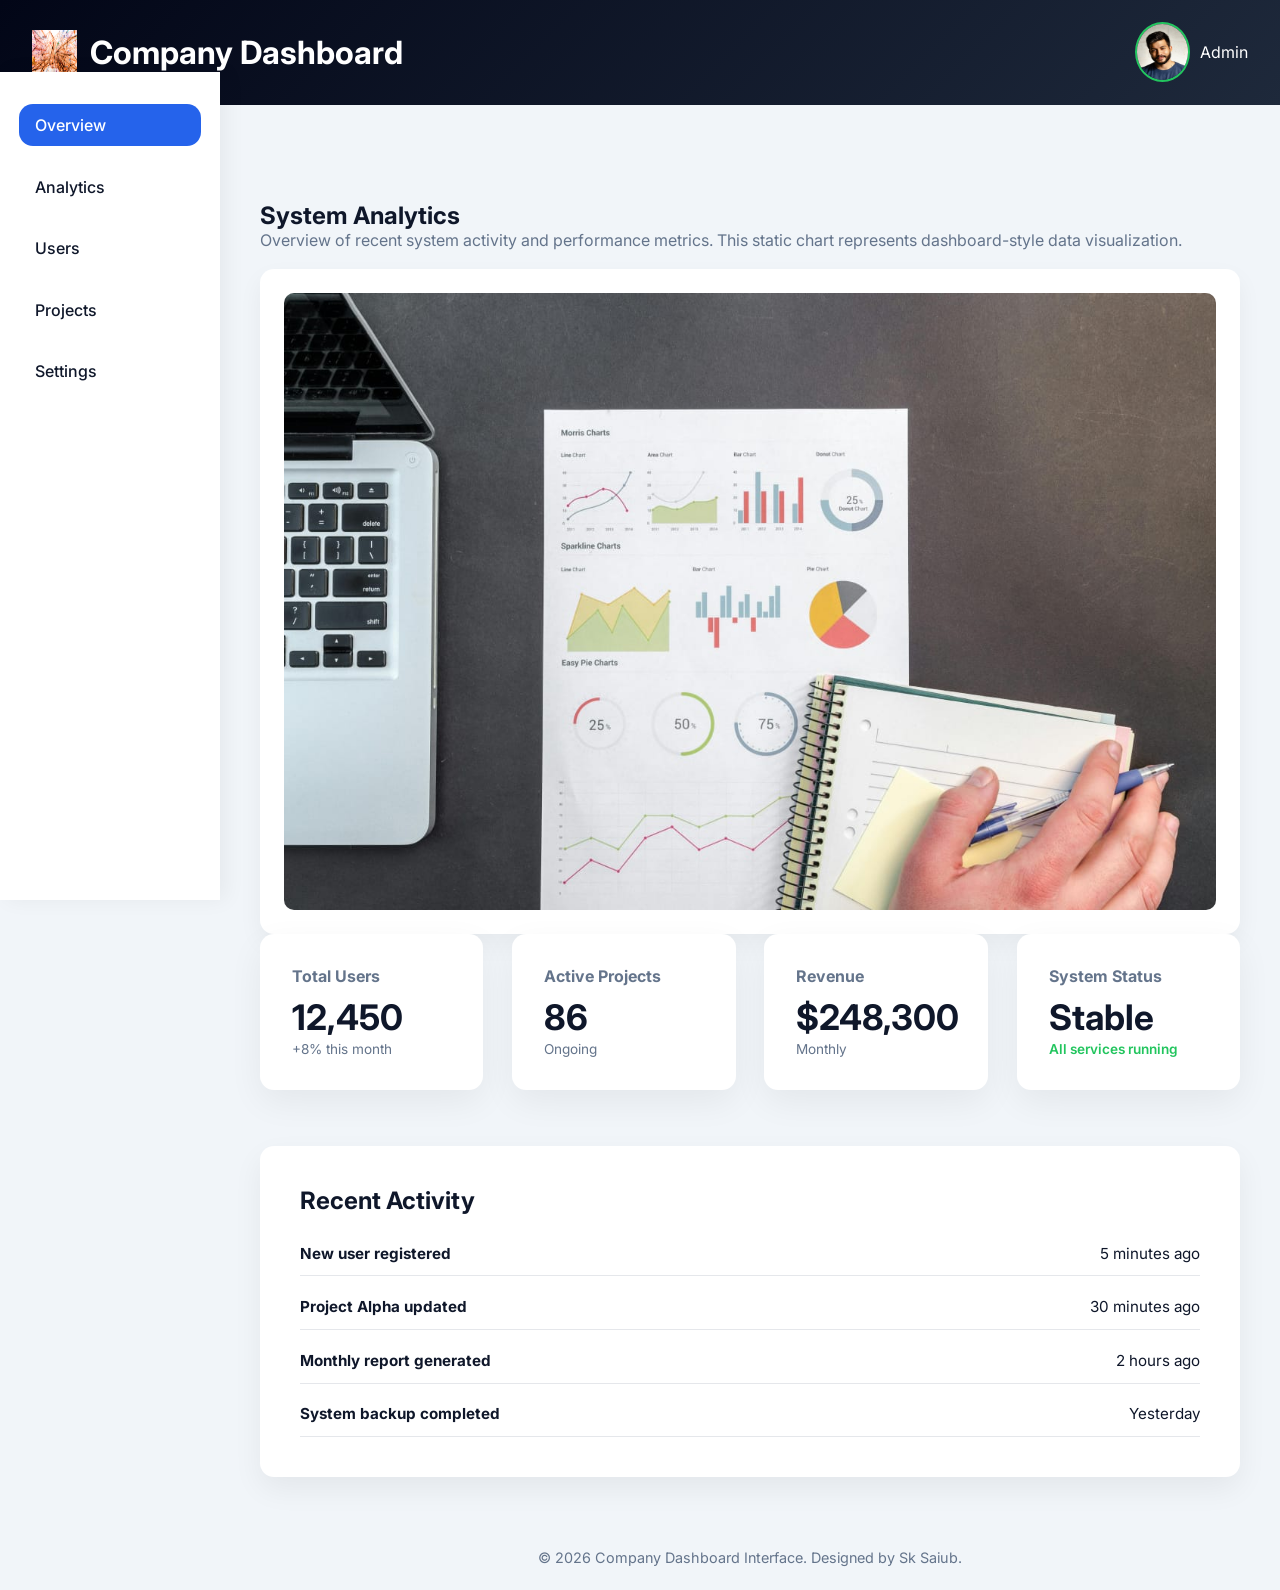
<file: admin-dashboard/index.html>
<!DOCTYPE html>
<html lang="en">
<head>
    <meta charset="UTF-8">
    <meta name="description" content="Modern Company Dashboard UI by Sk Saiub – Admin overview interface built with HTML, CSS, and JavaScript.">
    <meta name="keywords" content="Dashboard UI, Admin Panel, HTML, CSS, JavaScript, Web Application">
    <meta name="author" content="Sk Saiub">
    <meta name="viewport" content="width=device-width, initial-scale=1.0">

    <title>Company Dashboard | Sk Saiub</title>

    <!-- External CSS -->
    <link rel="stylesheet" href="css/style.css">

    <!-- Google Font -->
    <link href="https://fonts.googleapis.com/css2?family=Inter:wght@300;400;600;700&display=swap" rel="stylesheet">
</head>
<body>

<!-- ================= HEADER ================= -->
<header class="dashboard-header">
    <div class="header-left">
        <img src="assets/icons/dashboard.jpg" alt="Dashboard Icon"style="width: 45px;height: 45px;">
        <h1>Company Dashboard</h1>
    </div>

    <div class="header-right">
        <img src="assets/images/admin-avatar.jpg" style="width: 55px;height: 60px;" alt="Admin Profile">
        <span>Admin</span>
    </div>
</header>

<!-- ================= SIDEBAR ================= -->
<aside class="sidebar">
    <nav>
        <ul>
            <li class="active">Overview</li>
            <li>Analytics</li>
            <li>Users</li>
            <li>Projects</li>
            <li>Settings</li>
        </ul>
    </nav>
</aside>

<!-- ================= MAIN ================= -->
<main class="dashboard-main">

    <section class="dashboard-chart">
    <h2>System Analytics</h2>

    <p class="chart-description">
        Overview of recent system activity and performance metrics.
        This static chart represents dashboard-style data visualization.
    </p>

    <div class="chart-container">
        <img src="assets/charts/sample-chart.jpg" 
             alt="Sample analytics chart showing system performance">
    </div>
</section>
    <!-- ===== OVERVIEW CARDS ===== -->
    <section class="stats-section">
        <div class="stat-card">
            <h3>Total Users</h3>
            <p class="stat-number">12,450</p>
            <span class="stat-info">+8% this month</span>
        </div>

        <div class="stat-card">
            <h3>Active Projects</h3>
            <p class="stat-number">86</p>
            <span class="stat-info">Ongoing</span>
        </div>

        <div class="stat-card">
            <h3>Revenue</h3>
            <p class="stat-number">$248,300</p>
            <span class="stat-info">Monthly</span>
        </div>

        <div class="stat-card">
            <h3>System Status</h3>
            <p class="stat-number">Stable</p>
            <span class="stat-info success">All services running</span>
        </div>
    </section>

    <!-- ===== ACTIVITY SECTION ===== -->
    <section class="activity-section">
        <h2>Recent Activity</h2>

        <ul class="activity-list">
            <li>
                <strong>New user registered</strong>
                <span>5 minutes ago</span>
            </li>
            <li>
                <strong>Project Alpha updated</strong>
                <span>30 minutes ago</span>
            </li>
            <li>
                <strong>Monthly report generated</strong>
                <span>2 hours ago</span>
            </li>
            <li>
                <strong>System backup completed</strong>
                <span>Yesterday</span>
            </li>
        </ul>
    </section>

</main>

<!-- ================= FOOTER ================= -->
<footer>
    <p>Company Dashboard Interface. Designed by Sk Saiub.</p>
</footer>

<!-- External JS -->
<script src="js/script.js"></script>

</body>
</html>
</file>
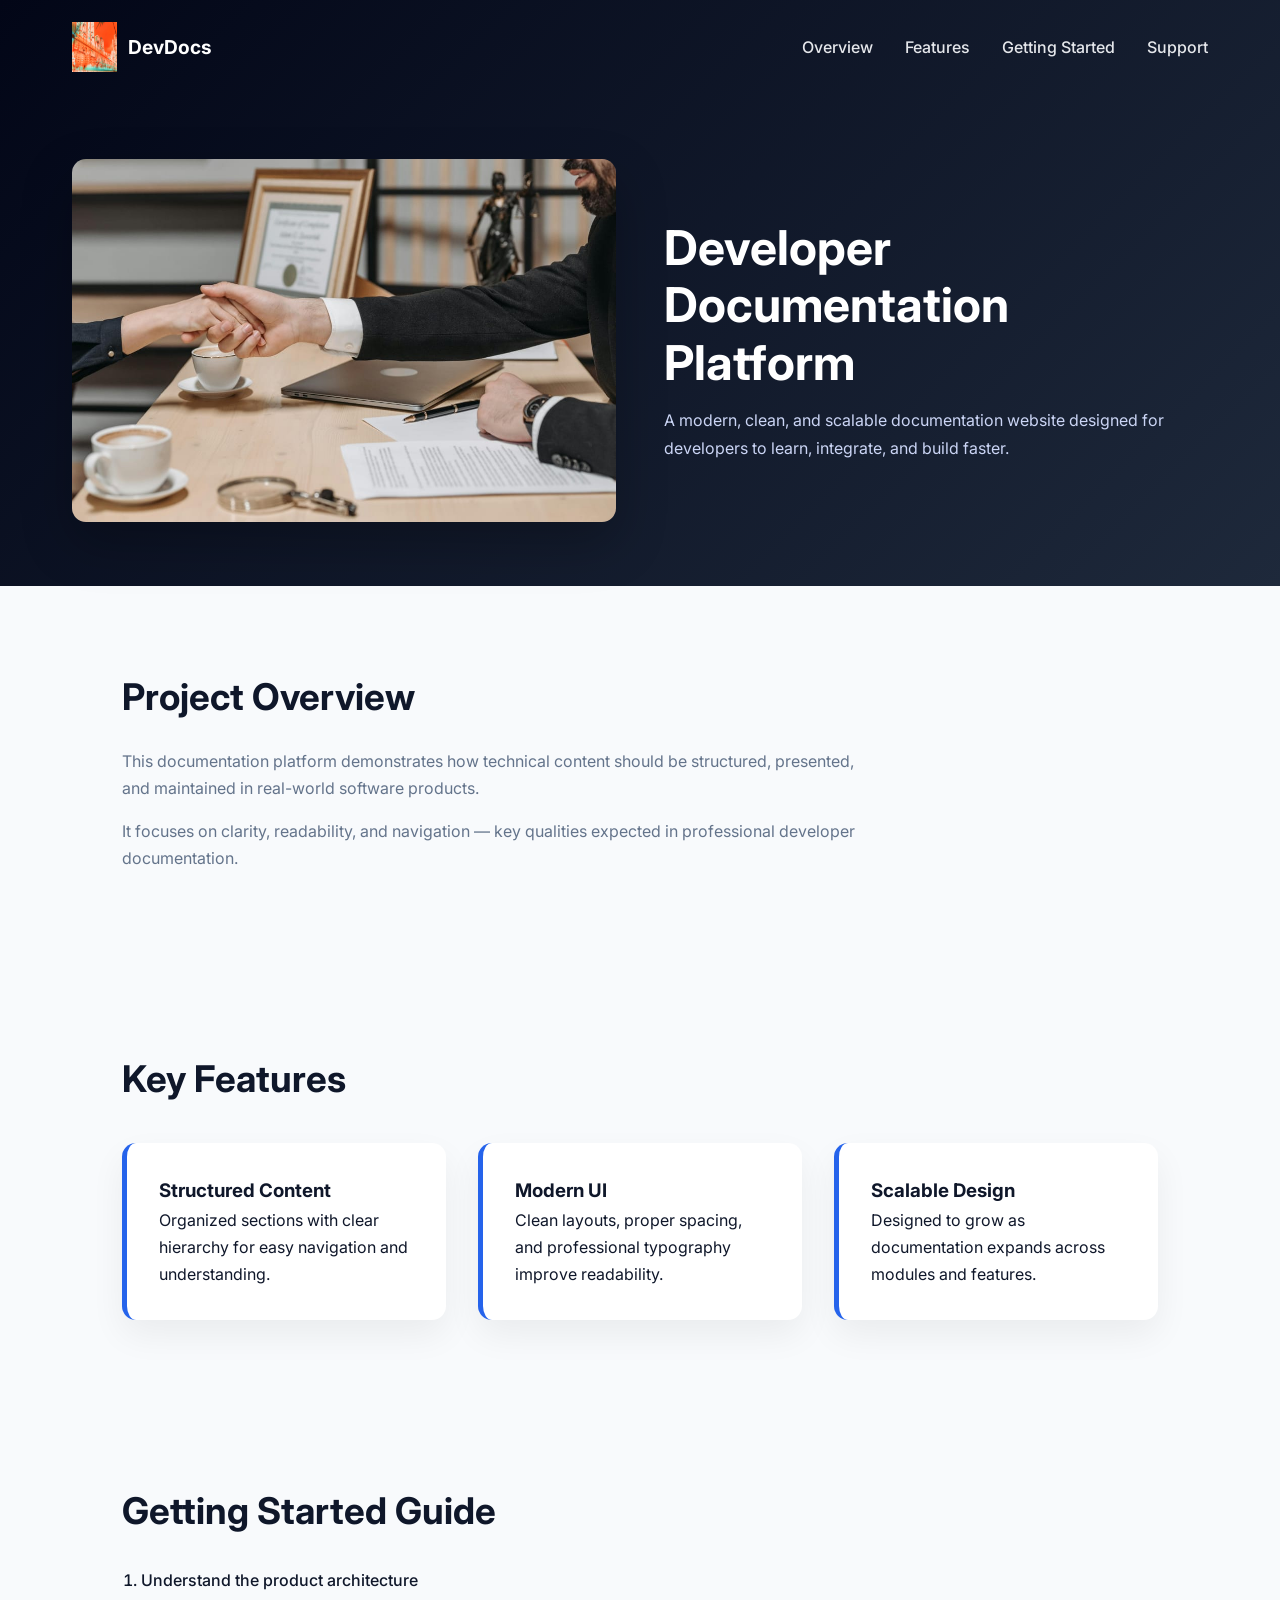
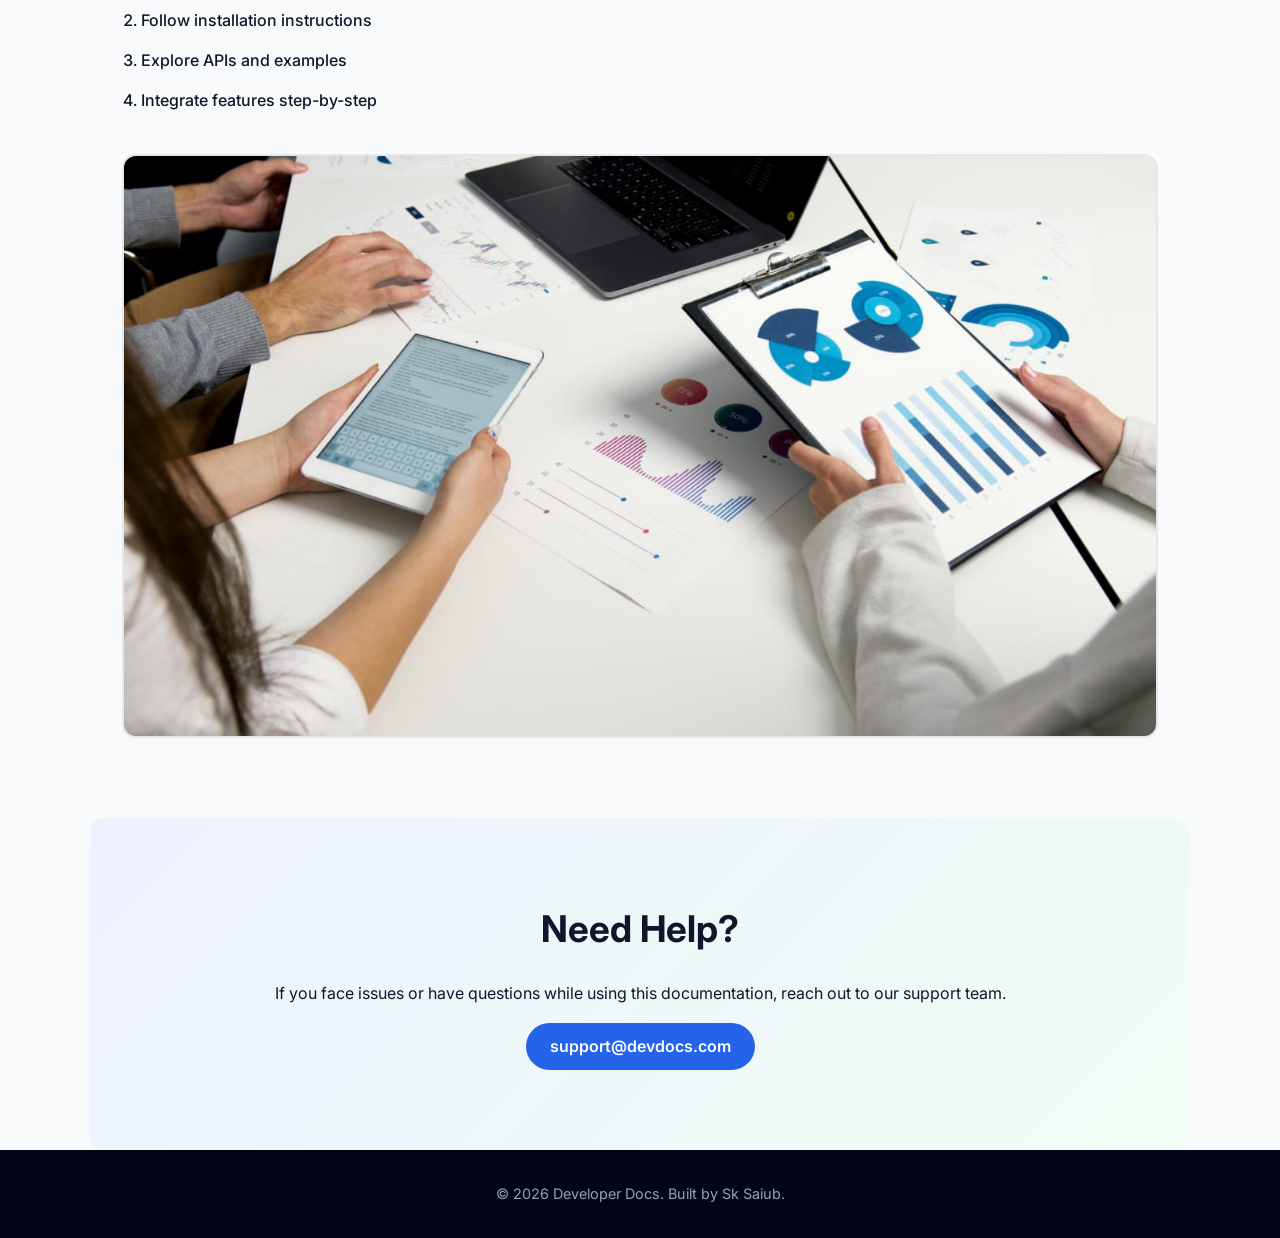
<file: documentation-site/index.html>
<!DOCTYPE html>
<html lang="en">
<head>
    <meta charset="UTF-8">
    <meta name="description" content="Developer Documentation Portal by Sk Saiub">
    <meta name="keywords" content="Documentation, Developer Guide, HTML CSS Project">
    <meta name="author" content="Sk Saiub">
    <meta name="viewport" content="width=device-width, initial-scale=1.0">

    <title>Developer Docs | Sk Saiub</title>

    <!-- External CSS -->
    <link rel="stylesheet" href="css/style.css">

    <!-- Google Font -->
    <link href="https://fonts.googleapis.com/css2?family=Inter:wght@300;400;600;700&display=swap" rel="stylesheet">
</head>
<body>

<!-- ================= HEADER ================= -->
<header class="docs-header">
    <nav class="docs-nav">
        <div class="brand">
            <!-- External Icon USED -->
            <img src="assets/icons/docs-icon.jpg"style="width: 45px;height: 50px;" alt="Docs Icon">
            <span>DevDocs</span>
        </div>

        <ul class="nav-links">
            <li><a href="#overview">Overview</a></li>
            <li><a href="#features">Features</a></li>
            <li><a href="#guide">Getting Started</a></li>
            <li><a href="#contact">Support</a></li>
        </ul>
    </nav>

    <!-- Hero Section -->
    <section class="docs-hero">
        <!-- External Banner USED -->
        <img src="assets/images/docs-banner.jpg" alt="Documentation Banner">

        <div class="hero-text">
            <h1>Developer Documentation Platform</h1>
            <p>
                A modern, clean, and scalable documentation website designed
                for developers to learn, integrate, and build faster.
            </p>
        </div>
    </section>
</header>

<!-- ================= MAIN ================= -->
<main>

<!-- ===== OVERVIEW ===== -->
<section id="overview" class="overview-section">
    <h2>Project Overview</h2>

    <p>
        This documentation platform demonstrates how technical content
        should be structured, presented, and maintained in real-world
        software products.
    </p>

    <p>
        It focuses on clarity, readability, and navigation — key qualities
        expected in professional developer documentation.
    </p>
</section>

<!-- ===== FEATURES ===== -->
<section id="features" class="features-section">
    <h2>Key Features</h2>

    <div class="feature-grid">
        <article class="feature-card">
            <h3>Structured Content</h3>
            <p>
                Organized sections with clear hierarchy for easy navigation
                and understanding.
            </p>
        </article>

        <article class="feature-card">
            <h3>Modern UI</h3>
            <p>
                Clean layouts, proper spacing, and professional typography
                improve readability.
            </p>
        </article>

        <article class="feature-card">
            <h3>Scalable Design</h3>
            <p>
                Designed to grow as documentation expands across modules
                and features.
            </p>
        </article>
    </div>
</section>

<!-- ===== GETTING STARTED ===== -->
<section id="guide" class="guide-section">
    <h2>Getting Started Guide</h2>

    <ol class="steps">
        <li>Understand the product architecture</li>
        <li>Follow installation instructions</li>
        <li>Explore APIs and examples</li>
        <li>Integrate features step-by-step</li>
    </ol>

    <!-- External Preview Image USED -->
    <img src="assets/logos/product-logo.jpg" alt="Documentation Layout Preview">
</section>

<!-- ===== CONTACT ===== -->
<section id="contact" class="contact-section">
    <h2>Need Help?</h2>

    <p>
        If you face issues or have questions while using this documentation,
        reach out to our support team.
    </p>

    <a href="mailto:support@devdocs.com" class="support-link">
        support@devdocs.com
    </a>
</section>

</main>

<!-- ================= FOOTER ================= -->
<footer class="docs-footer">
    <p>© 2026 Developer Docs. Built by Sk Saiub.</p>
</footer>

<!-- External JS -->
<script src="js/script.js"></script>

</body>
</html>
</file>
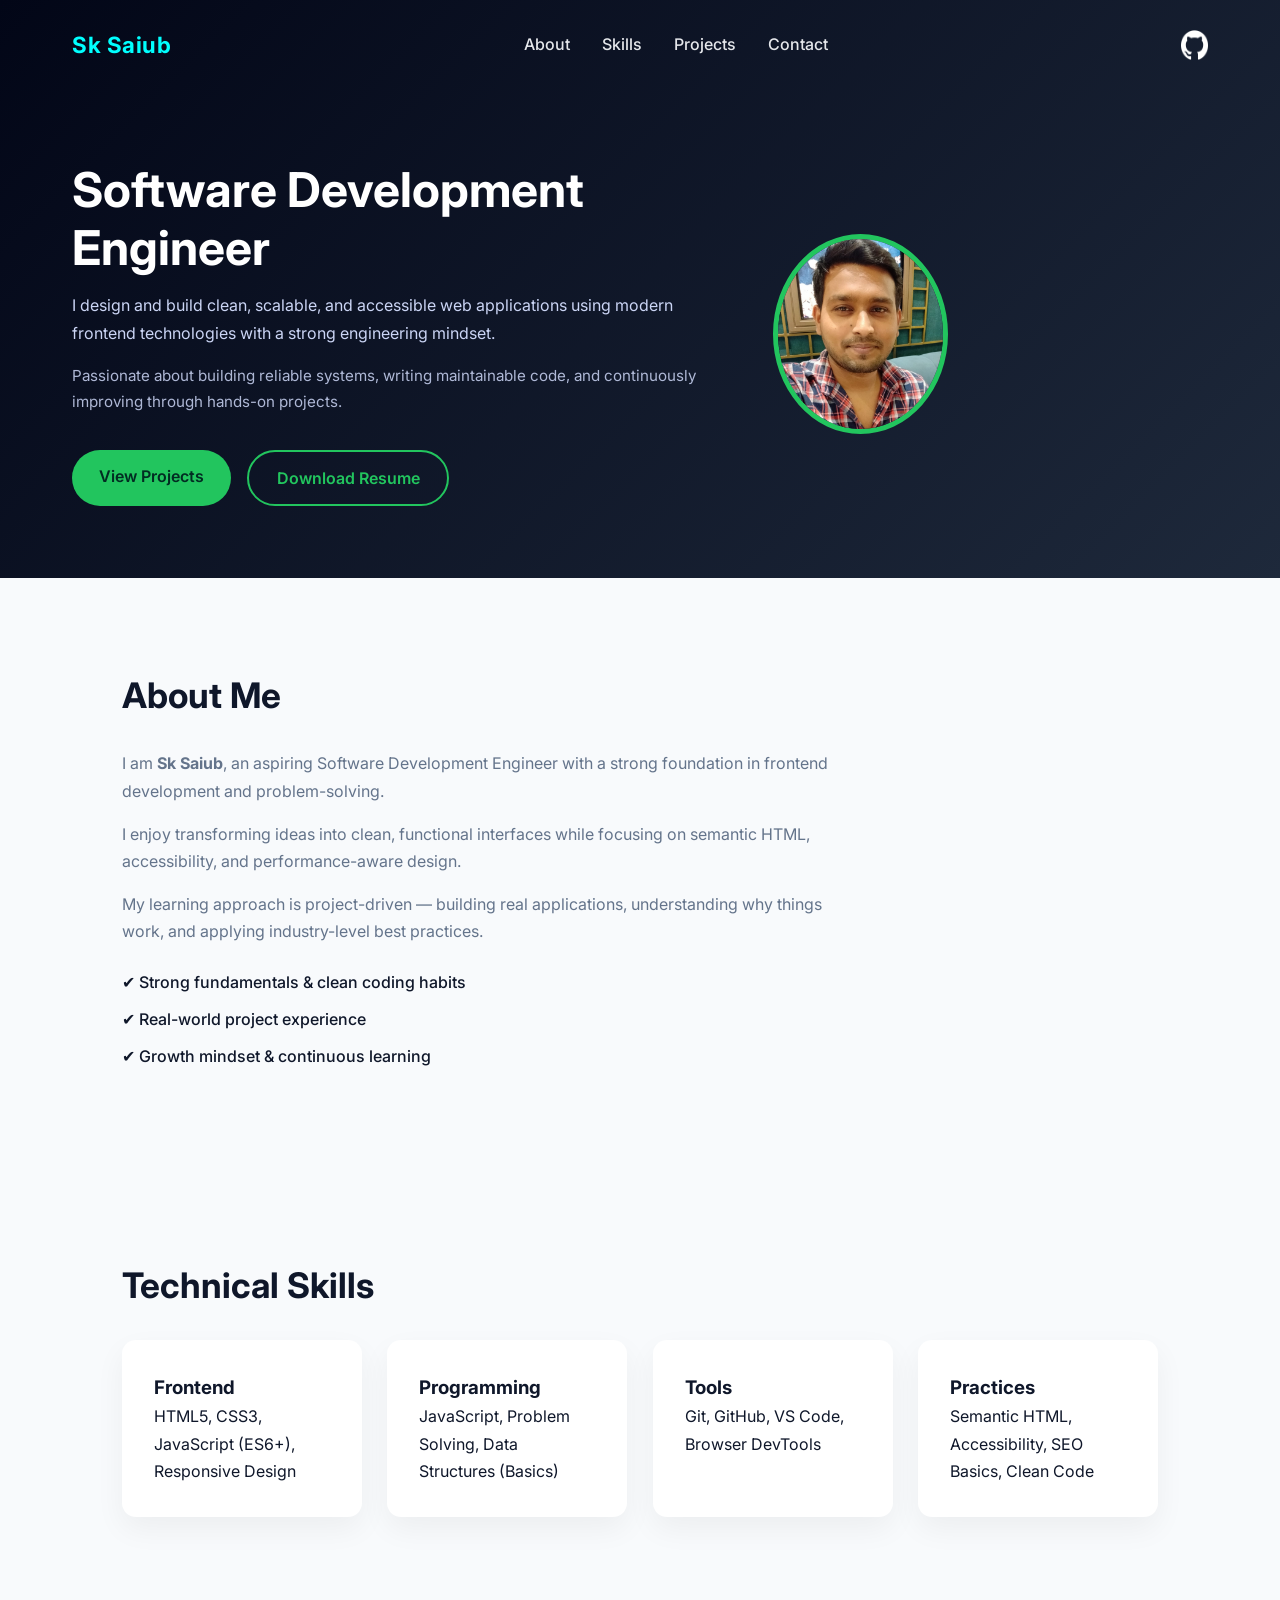
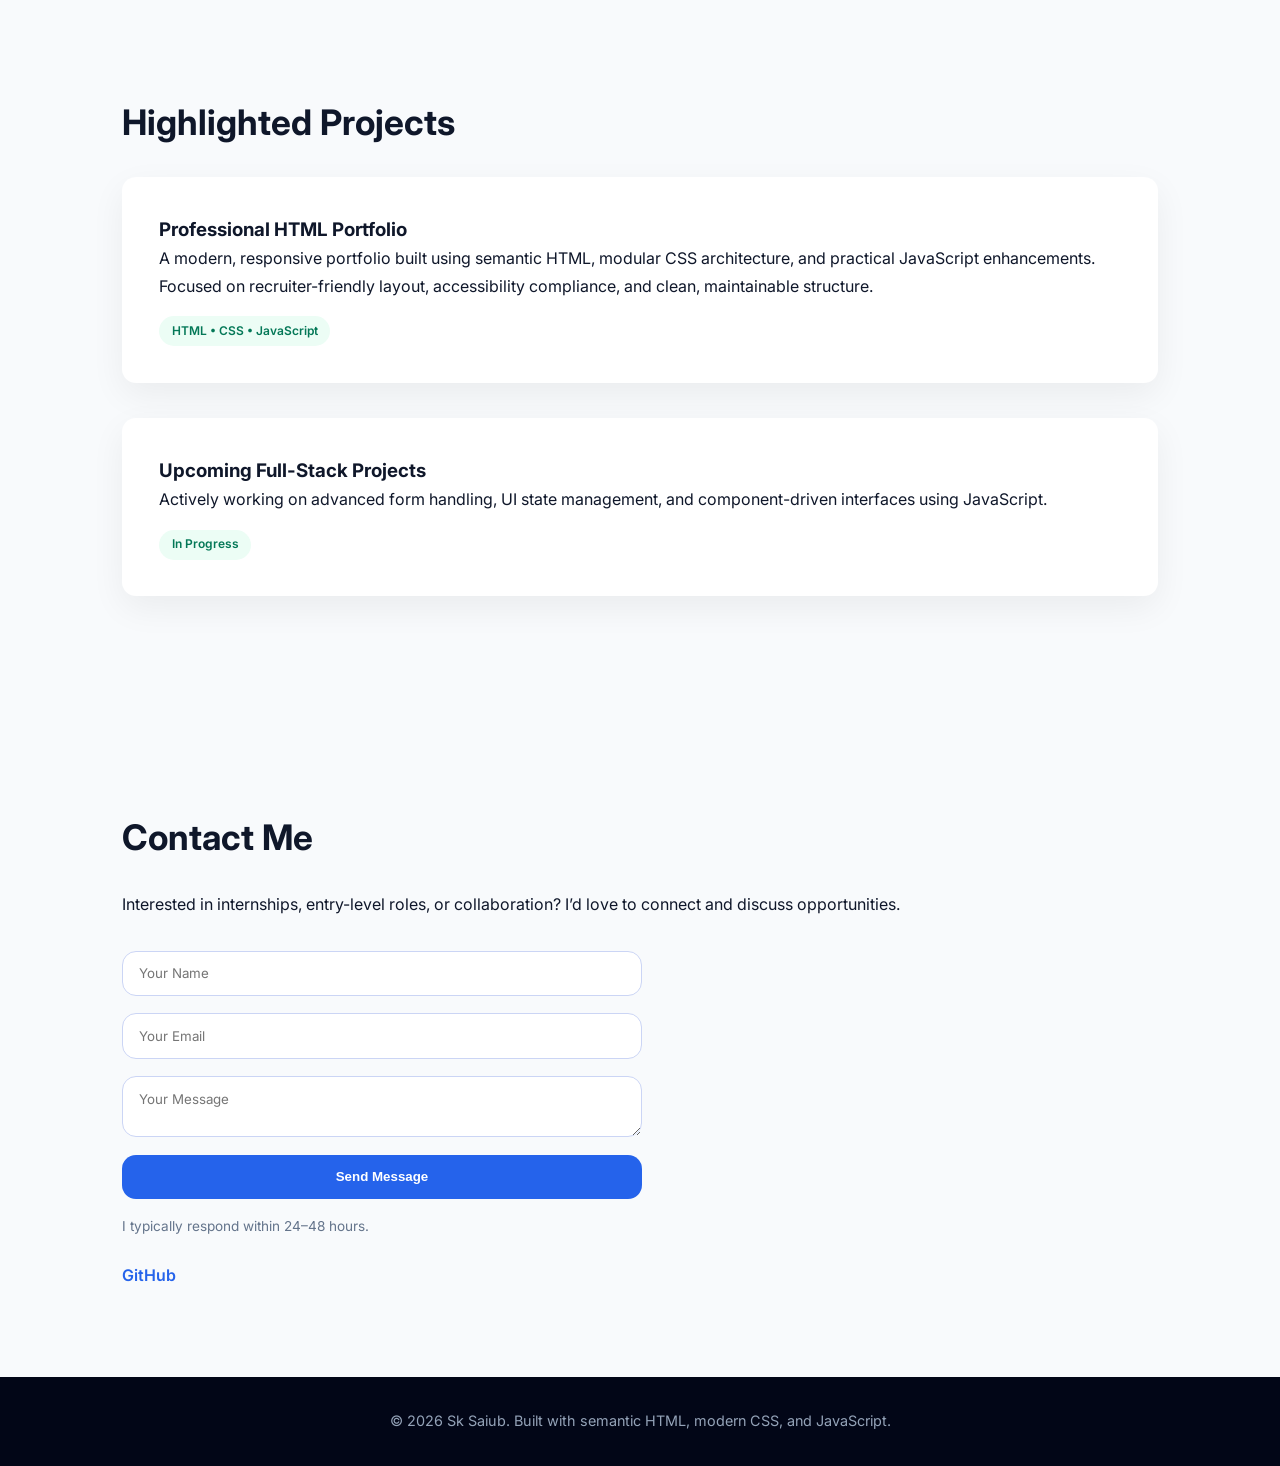
<file: html-portfolio/index.html>
<!DOCTYPE html>
<html lang="en">
<head>
    <meta charset="UTF-8">
    <meta name="description" content="Sk Saiub - Software Development Engineer Portfolio showcasing projects, skills, and experience.">
    <meta name="keywords" content="Sk Saiub, Software Development Engineer, Full Stack Developer, HTML, CSS, JavaScript">
    <meta name="author" content="Sk Saiub">
    <meta name="viewport" content="width=device-width, initial-scale=1.0">

    <title>Sk Saiub | Software Development Engineer</title>

    <!-- External CSS -->
    <link rel="stylesheet" href="css/style.css">

    <!-- Google Font -->
    <link href="https://fonts.googleapis.com/css2?family=Inter:wght@300;400;600;700&display=swap" rel="stylesheet">
</head>
<body>

<!-- ================= HEADER ================= -->
<header class="site-header">
    <nav class="navbar">
        <div class="logo">Sk Saiub</div>

        <ul class="nav-links">
            <li><a href="#about">About</a></li>
            <li><a href="#skills">Skills</a></li>
            <li><a href="#projects">Projects</a></li>
            <li><a href="#contact">Contact</a></li>
        </ul>

        <!-- GitHub Icon -->
        <div class="nav-social">
            <a href="https://github.com/sksaiubs" target="_blank" aria-label="GitHub Profile">
                <img src="assets/images/github.png" alt="GitHub Logo" width="27" height="30">
            </a>
        </div>
    </nav>

    <section class="hero">
        <div class="hero-content">
            <h1>Software Development Engineer</h1>

            <p>
                I design and build clean, scalable, and accessible web applications
                using modern frontend technologies with a strong engineering mindset.
            </p>

            
            <p class="hero-subtext">
                Passionate about building reliable systems, writing maintainable code,
                and continuously improving through hands-on projects.
            </p>

            <div class="hero-actions">
                <a href="#projects" class="btn primary">View Projects</a>
                <a href="assets/resume/resume.pdf" class="btn secondary" download>
                    Download Resume
                </a>
            </div>
        </div>

        <div class="hero-image">
            <img src="assets/images/profile.jpg" alt="Sk Saiub Profile Photo"style="width:175px; height: 200px;">
        </div>
    </section>
</header>

<!-- ================= MAIN ================= -->
<main>

<!-- ===== ABOUT SECTION ===== -->
<section id="about" class="about">
    <h2>About Me</h2>

    <p>
        I am <strong>Sk Saiub</strong>, an aspiring Software Development Engineer with
        a strong foundation in frontend development and problem-solving.
    </p>

    <p>
        I enjoy transforming ideas into clean, functional interfaces while focusing
        on semantic HTML, accessibility, and performance-aware design.
    </p>


    <p>
        My learning approach is project-driven — building real applications,
        understanding why things work, and applying industry-level best practices.
    </p>

    
    <ul class="about-highlights">
        <li>✔ Strong fundamentals & clean coding habits</li>
        <li>✔ Real-world project experience</li>
        <li>✔ Growth mindset & continuous learning</li>
    </ul>
</section>

<!-- ===== SKILLS SECTION  ===== -->
<section id="skills" class="skills">
    <h2>Technical Skills</h2>

    <div class="skill-grid">
        <div class="skill-card">
            <h3>Frontend</h3>
            <p>HTML5, CSS3, JavaScript (ES6+), Responsive Design</p>
        </div>

        <div class="skill-card">
            <h3>Programming</h3>
            <p>JavaScript, Problem Solving, Data Structures (Basics)</p>
        </div>

        <div class="skill-card">
            <h3>Tools</h3>
            <p>Git, GitHub, VS Code, Browser DevTools</p>
        </div>

        <div class="skill-card">
            <h3>Practices</h3>
            <p>Semantic HTML, Accessibility, SEO Basics, Clean Code</p>
        </div>
    </div>
</section>

<!-- ===== PROJECTS SECTION ===== -->
<section id="projects" class="projects">
    <h2>Highlighted Projects</h2>

    <article class="project-card">
        <h3>Professional HTML Portfolio</h3>
        <p>
            A modern, responsive portfolio built using semantic HTML,
            modular CSS architecture, and practical JavaScript enhancements.
        </p>
        <p>
            Focused on recruiter-friendly layout, accessibility compliance,
            and clean, maintainable structure.
        </p>

    
        <span class="project-tag">HTML • CSS • JavaScript</span>
    </article>

    <article class="project-card">
        <h3>Upcoming Full-Stack Projects</h3>
        <p>
            Actively working on advanced form handling, UI state management,
            and component-driven interfaces using JavaScript.
        </p>

    
        <span class="project-tag">In Progress</span>
    </article>
</section>

<!-- ===== CONTACT SECTION ===== -->
<section id="contact" class="contact">
    <h2>Contact Me</h2>

    <p>
        Interested in internships, entry-level roles, or collaboration?
        I’d love to connect and discuss opportunities.
    </p>

    <form>
        <input type="text" placeholder="Your Name" required>
        <input type="email" placeholder="Your Email" required>
        <textarea placeholder="Your Message" required></textarea>
        <button type="submit">Send Message</button>
    </form>

    
    <p class="contact-note">
        I typically respond within 24–48 hours.
    </p>

    <div class="social-links">
        <a href="https://github.com/sksaiubs" target="_blank">GitHub</a>
    </div>
</section>

</main>

<!-- ================= FOOTER ================= -->
<footer>
    <p>© 2026 Sk Saiub. Built with semantic HTML, modern CSS, and JavaScript.</p>
</footer>

<!-- External JS -->
<script src="js/script.js"></script>

</body>
</html>
</file>
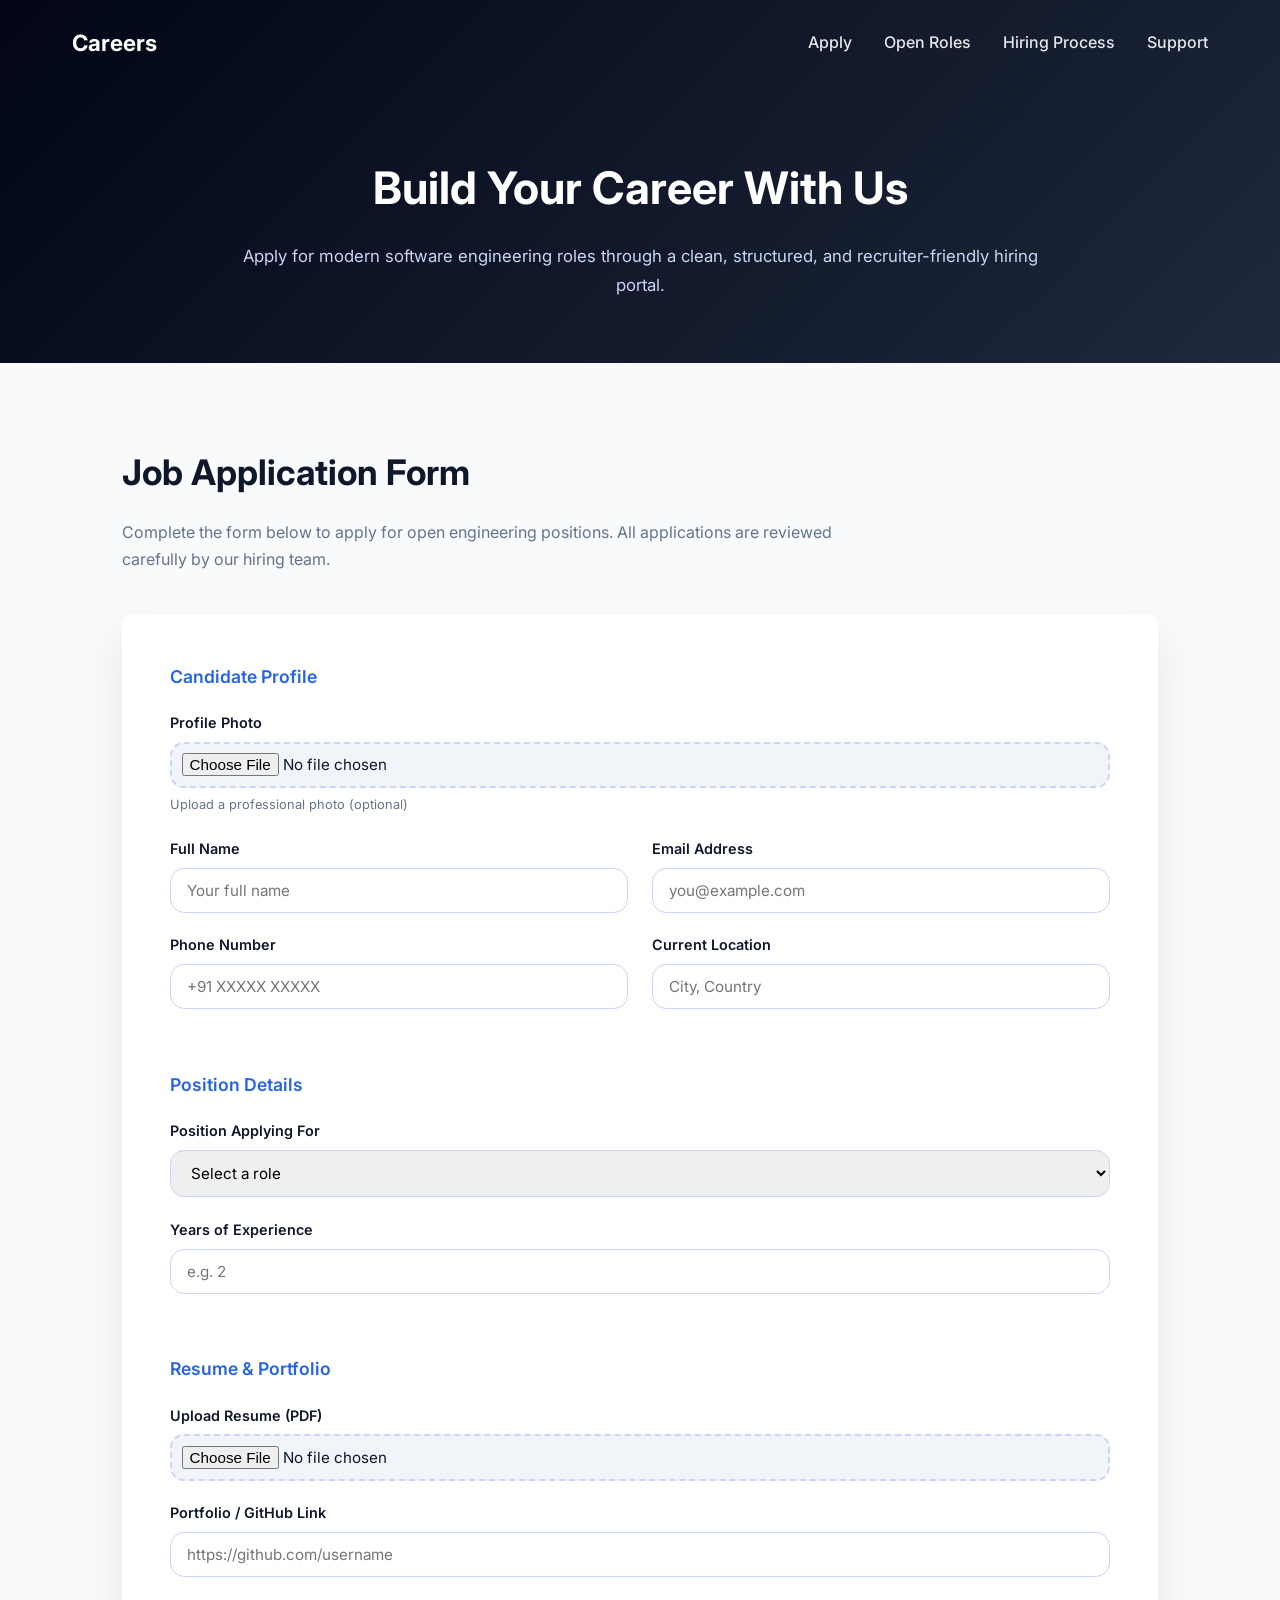
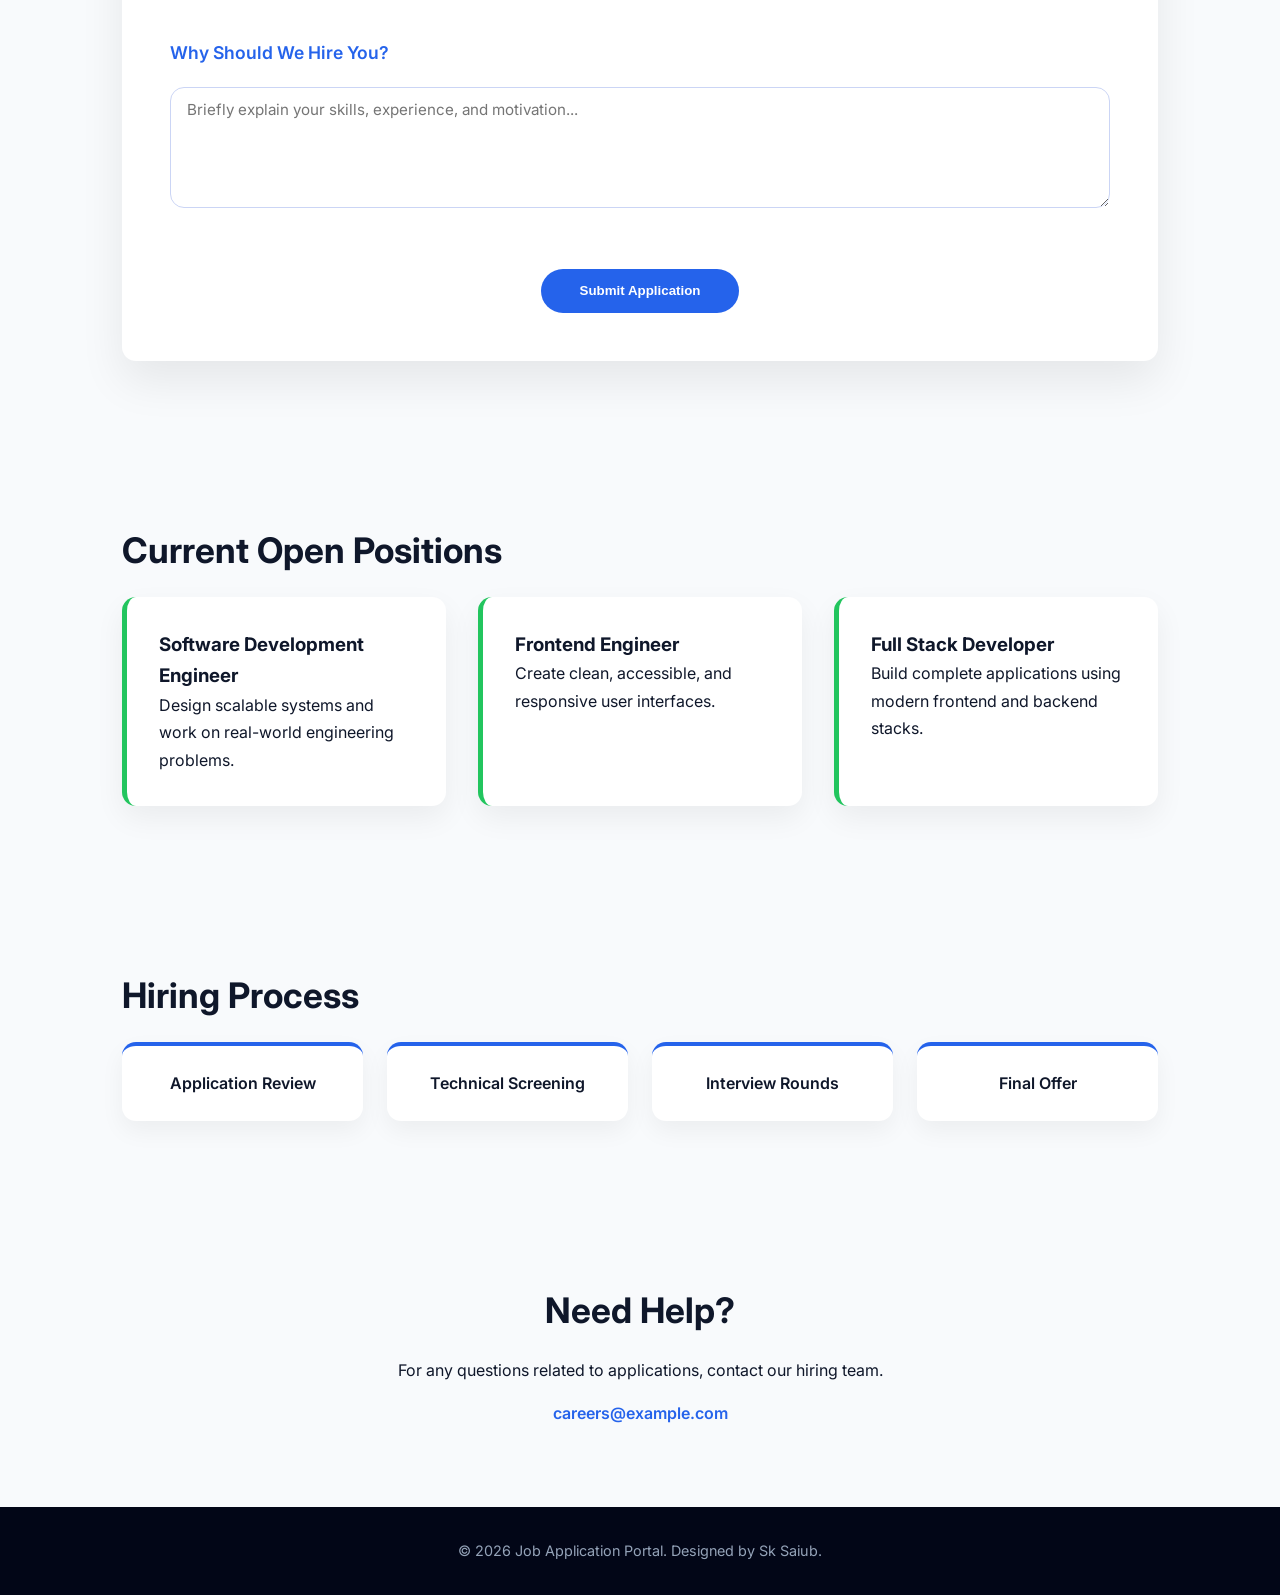
<file: job-application-form/index.html>
<!DOCTYPE html>
<html lang="en">
<head>
    <meta charset="UTF-8">
    <meta name="description" content="Job Application Portal by Sk Saiub – Modern hiring platform with professional UI.">
    <meta name="keywords" content="Job Application Form, Hiring Portal, HTML, CSS, JavaScript">
    <meta name="author" content="Sk Saiub">
    <meta name="viewport" content="width=device-width, initial-scale=1.0">

    <title>Job Application Portal | Sk Saiub</title>

    <!-- External CSS -->
    <link rel="stylesheet" href="css/style.css">

    <!-- Google Font -->
    <link href="https://fonts.googleapis.com/css2?family=Inter:wght@300;400;600;700&display=swap" rel="stylesheet">
</head>
<body>

<!-- ================= HEADER ================= -->
<header class="portal-header">
    <nav class="portal-nav">
        <div class="brand">
            <span class="brand-logo">Careers</span>
        </div>

        <ul class="nav-links">
            <li><a href="#application">Apply</a></li>
            <li><a href="#roles">Open Roles</a></li>
            <li><a href="#process">Hiring Process</a></li>
            <li><a href="#contact">Support</a></li>
        </ul>
    </nav>

    <section class="portal-hero">
        <h1>Build Your Career With Us</h1>
        <p>
            Apply for modern software engineering roles through a clean,
            structured, and recruiter-friendly hiring portal.
        </p>
    </section>
</header>

<!-- ================= MAIN ================= -->
<main>

<!-- ===== APPLICATION SECTION ===== -->
<section id="application" class="application-section">
    <h2>Job Application Form</h2>

    <p class="section-intro">
        Complete the form below to apply for open engineering positions.
        All applications are reviewed carefully by our hiring team.
    </p>

    <form class="application-form">

        <!-- Candidate Information -->
        <fieldset>
            <legend>Candidate Profile</legend>

            <div class="form-group">
                <label>Profile Photo</label>
                <input type="file" accept="image/*">
                <small>Upload a professional photo (optional)</small>
            </div>

            <div class="form-row">
                <div class="form-group">
                    <label>Full Name</label>
                    <input type="text" placeholder="Your full name" required>
                </div>

                <div class="form-group">
                    <label>Email Address</label>
                    <input type="email" placeholder="you@example.com" required>
                </div>
            </div>

            <div class="form-row">
                <div class="form-group">
                    <label>Phone Number</label>
                    <input type="tel" placeholder="+91 XXXXX XXXXX">
                </div>

                <div class="form-group">
                    <label>Current Location</label>
                    <input type="text" placeholder="City, Country">
                </div>
            </div>
        </fieldset>

        <!-- Job Preferences -->
        <fieldset>
            <legend>Position Details</legend>

            <div class="form-group">
                <label>Position Applying For</label>
                <select required>
                    <option value="">Select a role</option>
                    <option>Software Development Engineer</option>
                    <option>Frontend Engineer</option>
                    <option>Backend Engineer</option>
                    <option>Full Stack Developer</option>
                </select>
            </div>

            <div class="form-group">
                <label>Years of Experience</label>
                <input type="number" placeholder="e.g. 2">
            </div>
        </fieldset>

        <!-- Resume -->
        <fieldset>
            <legend>Resume & Portfolio</legend>

            <div class="form-group">
                <label>Upload Resume (PDF)</label>
                <input type="file" accept=".pdf" required>
            </div>

            <div class="form-group">
                <label>Portfolio / GitHub Link</label>
                <input type="url" placeholder="https://github.com/username">
            </div>
        </fieldset>

        <!-- Motivation -->
        <fieldset>
            <legend>Why Should We Hire You?</legend>

            <div class="form-group">
                <textarea rows="5" placeholder="Briefly explain your skills, experience, and motivation..." required></textarea>
            </div>
        </fieldset>

        <!-- Submit -->
        <div class="form-actions">
            <button type="submit">Submit Application</button>
        </div>

    </form>
</section>

<!-- ===== OPEN ROLES ===== -->
<section id="roles" class="roles-section">
    <h2>Current Open Positions</h2>

    <div class="role-cards">
        <article class="role-card">
            <h3>Software Development Engineer</h3>
            <p>Design scalable systems and work on real-world engineering problems.</p>
        </article>

        <article class="role-card">
            <h3>Frontend Engineer</h3>
            <p>Create clean, accessible, and responsive user interfaces.</p>
        </article>

        <article class="role-card">
            <h3>Full Stack Developer</h3>
            <p>Build complete applications using modern frontend and backend stacks.</p>
        </article>
    </div>
</section>

<!-- ===== HIRING PROCESS ===== -->
<section id="process" class="process-section">
    <h2>Hiring Process</h2>

    <ol class="process-steps">
        <li>Application Review</li>
        <li>Technical Screening</li>
        <li>Interview Rounds</li>
        <li>Final Offer</li>
    </ol>
</section>

<!-- ===== CONTACT ===== -->
<section id="contact" class="contact-section">
    <h2>Need Help?</h2>
    <p>For any questions related to applications, contact our hiring team.</p>

    <a href="mailto:careers@example.com" class="support-link">
        careers@example.com
    </a>
</section>

</main>

<!-- ================= FOOTER ================= -->
<footer>
    <p>© 2026 Job Application Portal. Designed by Sk Saiub.</p>
</footer>

<!-- External JS -->
<script src="js/script.js"></script>

</body>
</html>
</file>
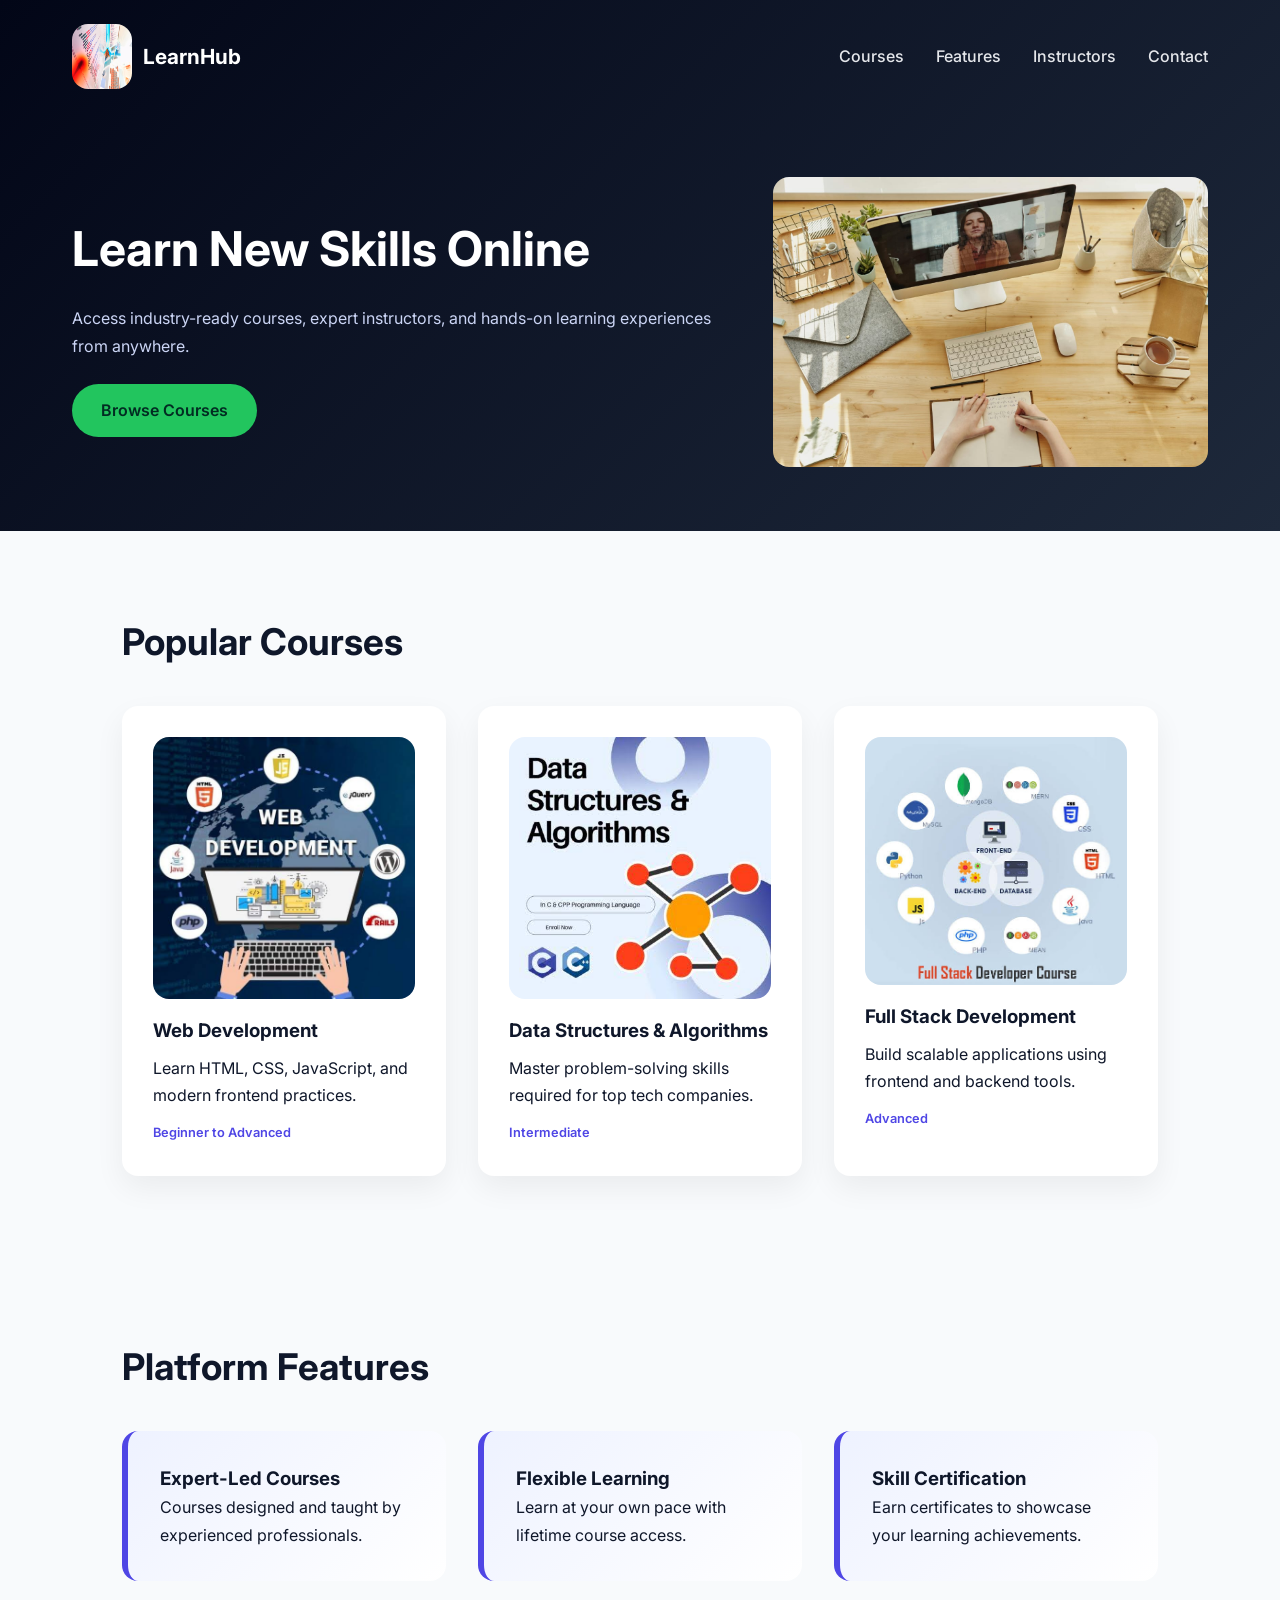
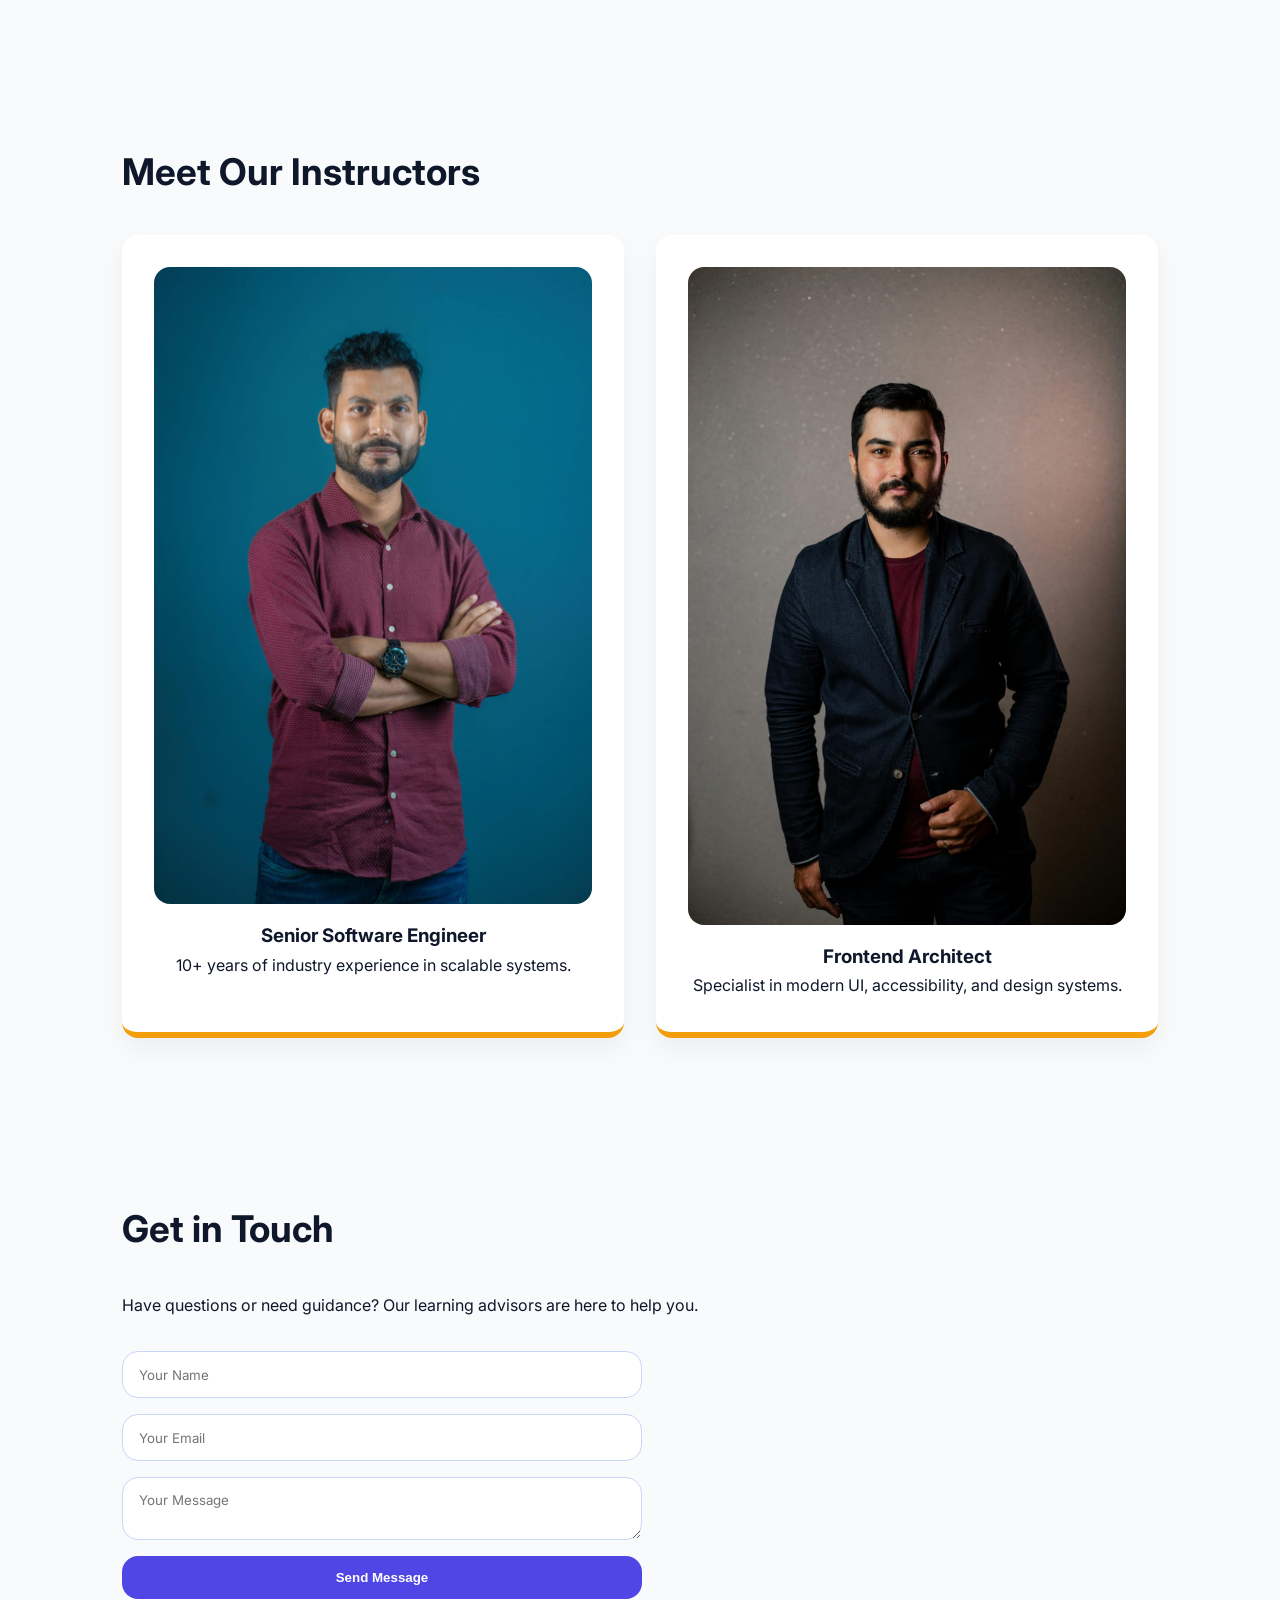
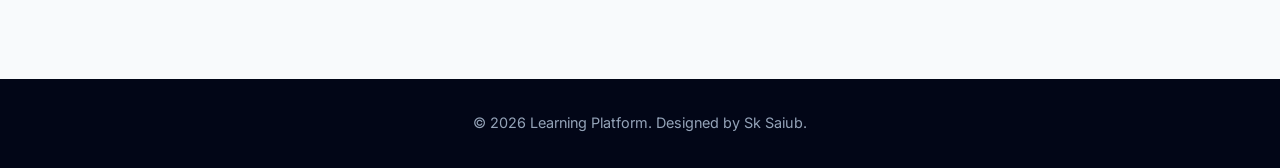
<file: learning-platform/index.html>
<!DOCTYPE html>
<html lang="en">
<head>
    <meta charset="UTF-8">
    <meta name="description" content="Online Learning Platform by Sk Saiub – Modern e-learning UI for courses and skill development.">
    <meta name="keywords" content="E Learning Platform, Online Courses, HTML, CSS, JavaScript">
    <meta name="author" content="Sk Saiub">
    <meta name="viewport" content="width=device-width, initial-scale=1.0">

    <title>E-Learning Platform | Sk Saiub</title>

    <!-- External CSS -->
    <link rel="stylesheet" href="css/style.css">

    <!-- Google Font -->
    <link href="https://fonts.googleapis.com/css2?family=Inter:wght@300;400;600;700&display=swap" rel="stylesheet">
</head>
<body>

<!-- ================= HEADER ================= -->
<header class="platform-header">
    <nav class="platform-nav">
        <div class="logo">
            <img src="assets/icons/learning-icon.jpg"style="width: 60px;height: 65px;" alt="E Learning Icon">
            <span>LearnHub</span>
        </div>

        <ul class="nav-links">
            <li><a href="#courses">Courses</a></li>
            <li><a href="#features">Features</a></li>
            <li><a href="#instructors">Instructors</a></li>
            <li><a href="#contact">Contact</a></li>
        </ul>
    </nav>

    <section class="hero">
        <div class="hero-content">
            <h1>Learn New Skills Online</h1>
            <p>
                Access industry-ready courses, expert instructors,
                and hands-on learning experiences from anywhere.
            </p>
            <a href="#courses" class="btn primary">Browse Courses</a>
        </div>

        <div class="hero-image">
            <img src="assets/images/learning-banner.jpg" alt="Online Learning Illustration">
        </div>
    </section>
</header>

<!-- ================= MAIN ================= -->
<main>

<!-- ===== COURSES SECTION ===== -->
<section id="courses" class="courses">
    <h2>Popular Courses</h2>

    <div class="course-grid">
        <article class="course-card">
            <img src="assets/images/course-web.jpg" alt="Web Development Course">
            <h3>Web Development</h3>
            <p>Learn HTML, CSS, JavaScript, and modern frontend practices.</p>
            <span class="level">Beginner to Advanced</span>
        </article>

        <article class="course-card">
            <img src="assets/images/course-dsa.jpg" alt="DSA Course">
            <h3>Data Structures & Algorithms</h3>
            <p>Master problem-solving skills required for top tech companies.</p>
            <span class="level">Intermediate</span>
        </article>

        <article class="course-card">
            <img src="assets/images/course-fullstack.jpg" alt="Full Stack Course">
            <h3>Full Stack Development</h3>
            <p>Build scalable applications using frontend and backend tools.</p>
            <span class="level">Advanced</span>
        </article>
    </div>
</section>

<!-- ===== FEATURES SECTION ===== -->
<section id="features" class="features">
    <h2>Platform Features</h2>

    <div class="feature-list">
        <div class="feature-item">
            <h3>Expert-Led Courses</h3>
            <p>Courses designed and taught by experienced professionals.</p>
        </div>

        <div class="feature-item">
            <h3>Flexible Learning</h3>
            <p>Learn at your own pace with lifetime course access.</p>
        </div>

        <div class="feature-item">
            <h3>Skill Certification</h3>
            <p>Earn certificates to showcase your learning achievements.</p>
        </div>
    </div>
</section>

<!-- ===== INSTRUCTORS SECTION ===== -->
<section id="instructors" class="instructors">
    <h2>Meet Our Instructors</h2>

    <div class="instructor-grid">
        <article class="instructor-card">
            <img src="assets/images/instructor.jpg" alt="Instructor">
            <h3>Senior Software Engineer</h3>
            <p>10+ years of industry experience in scalable systems.</p>
        </article>

        <article class="instructor-card">
            <img src="assets/images/instructor2.jpg" alt="Instructor">
            <h3>Frontend Architect</h3>
            <p>Specialist in modern UI, accessibility, and design systems.</p>
        </article>
    </div>
</section>

<!-- ===== CONTACT SECTION ===== -->
<section id="contact" class="contact">
    <h2>Get in Touch</h2>

    <p>
        Have questions or need guidance?  
        Our learning advisors are here to help you.
    </p>

    <form>
        <input type="text" placeholder="Your Name" required>
        <input type="email" placeholder="Your Email" required>
        <textarea placeholder="Your Message" required></textarea>
        <button type="submit">Send Message</button>
    </form>
</section>

</main>

<!-- ================= FOOTER ================= -->
<footer>
    <p>© 2026 LearnHub. Designed by Sk Saiub.</p>
</footer>

<!-- External JS -->
<script src="js/script.js"></script>

</body>
</html>
</file>
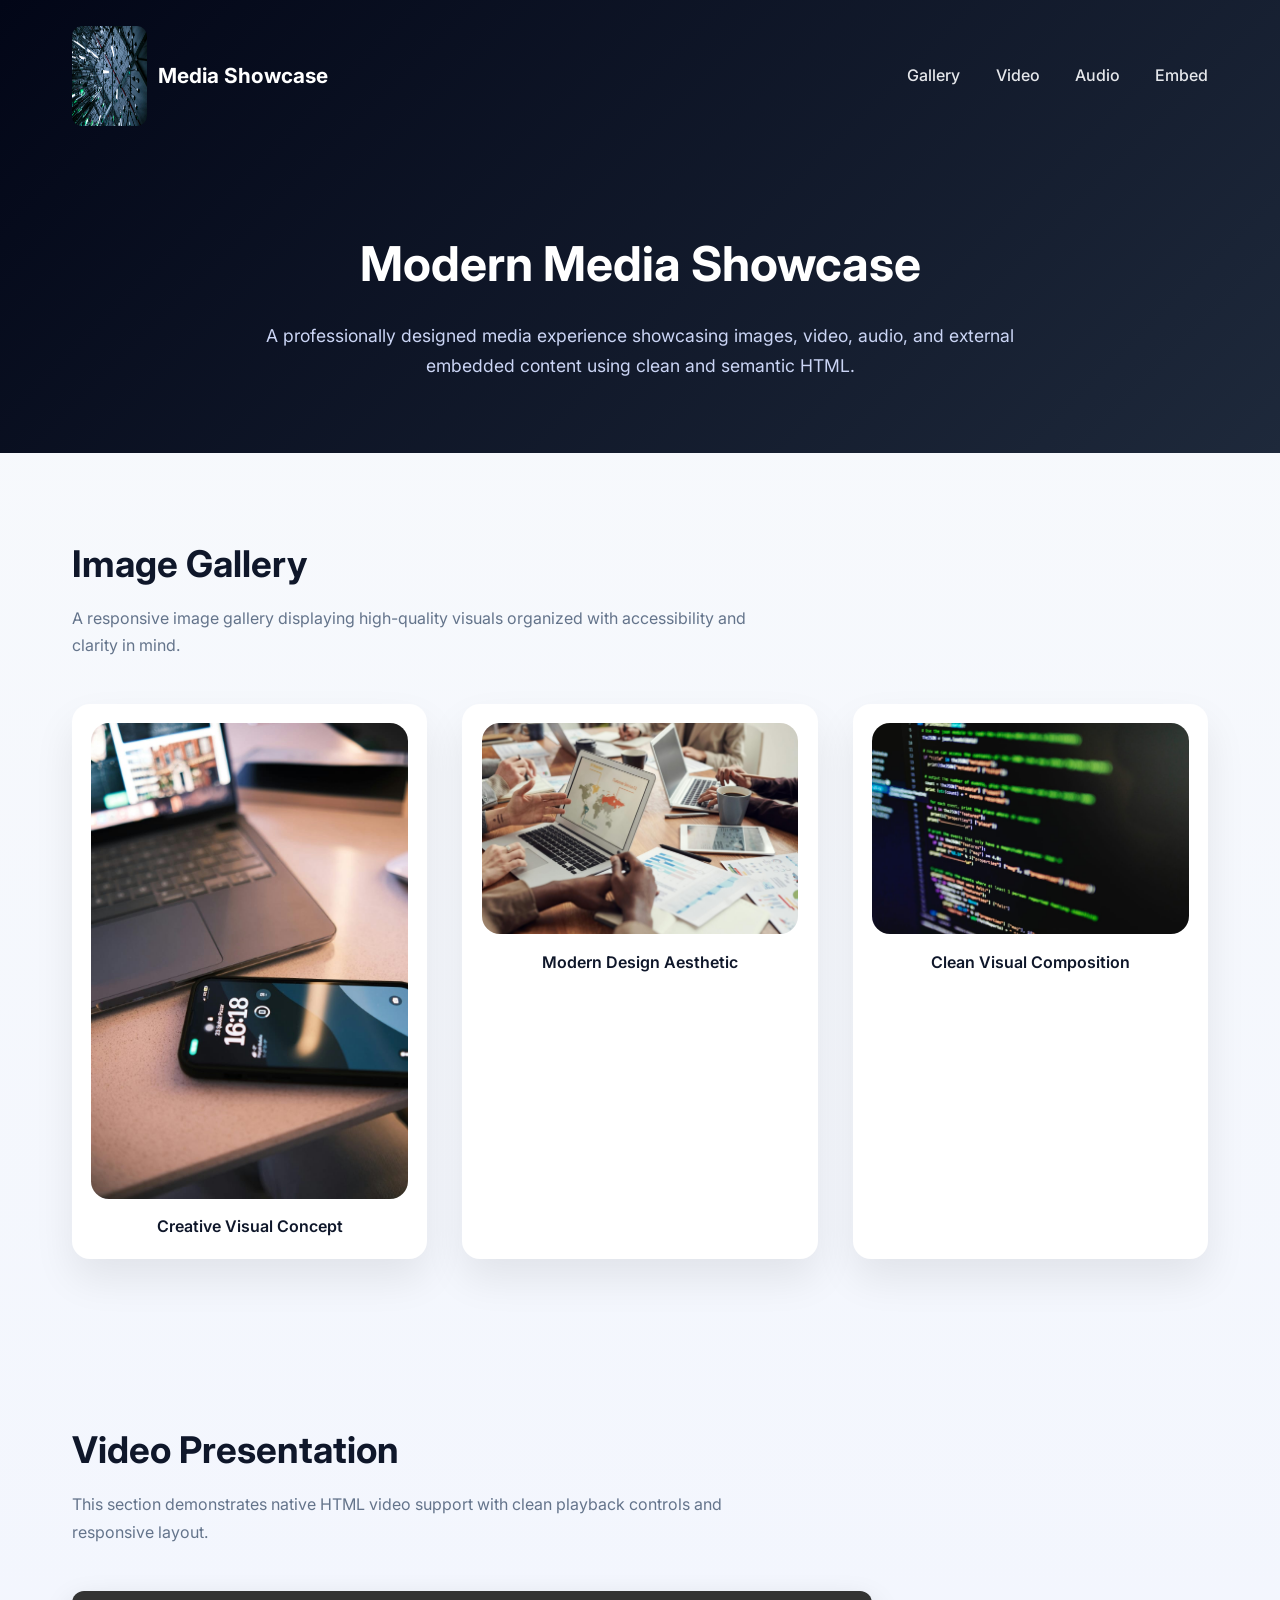
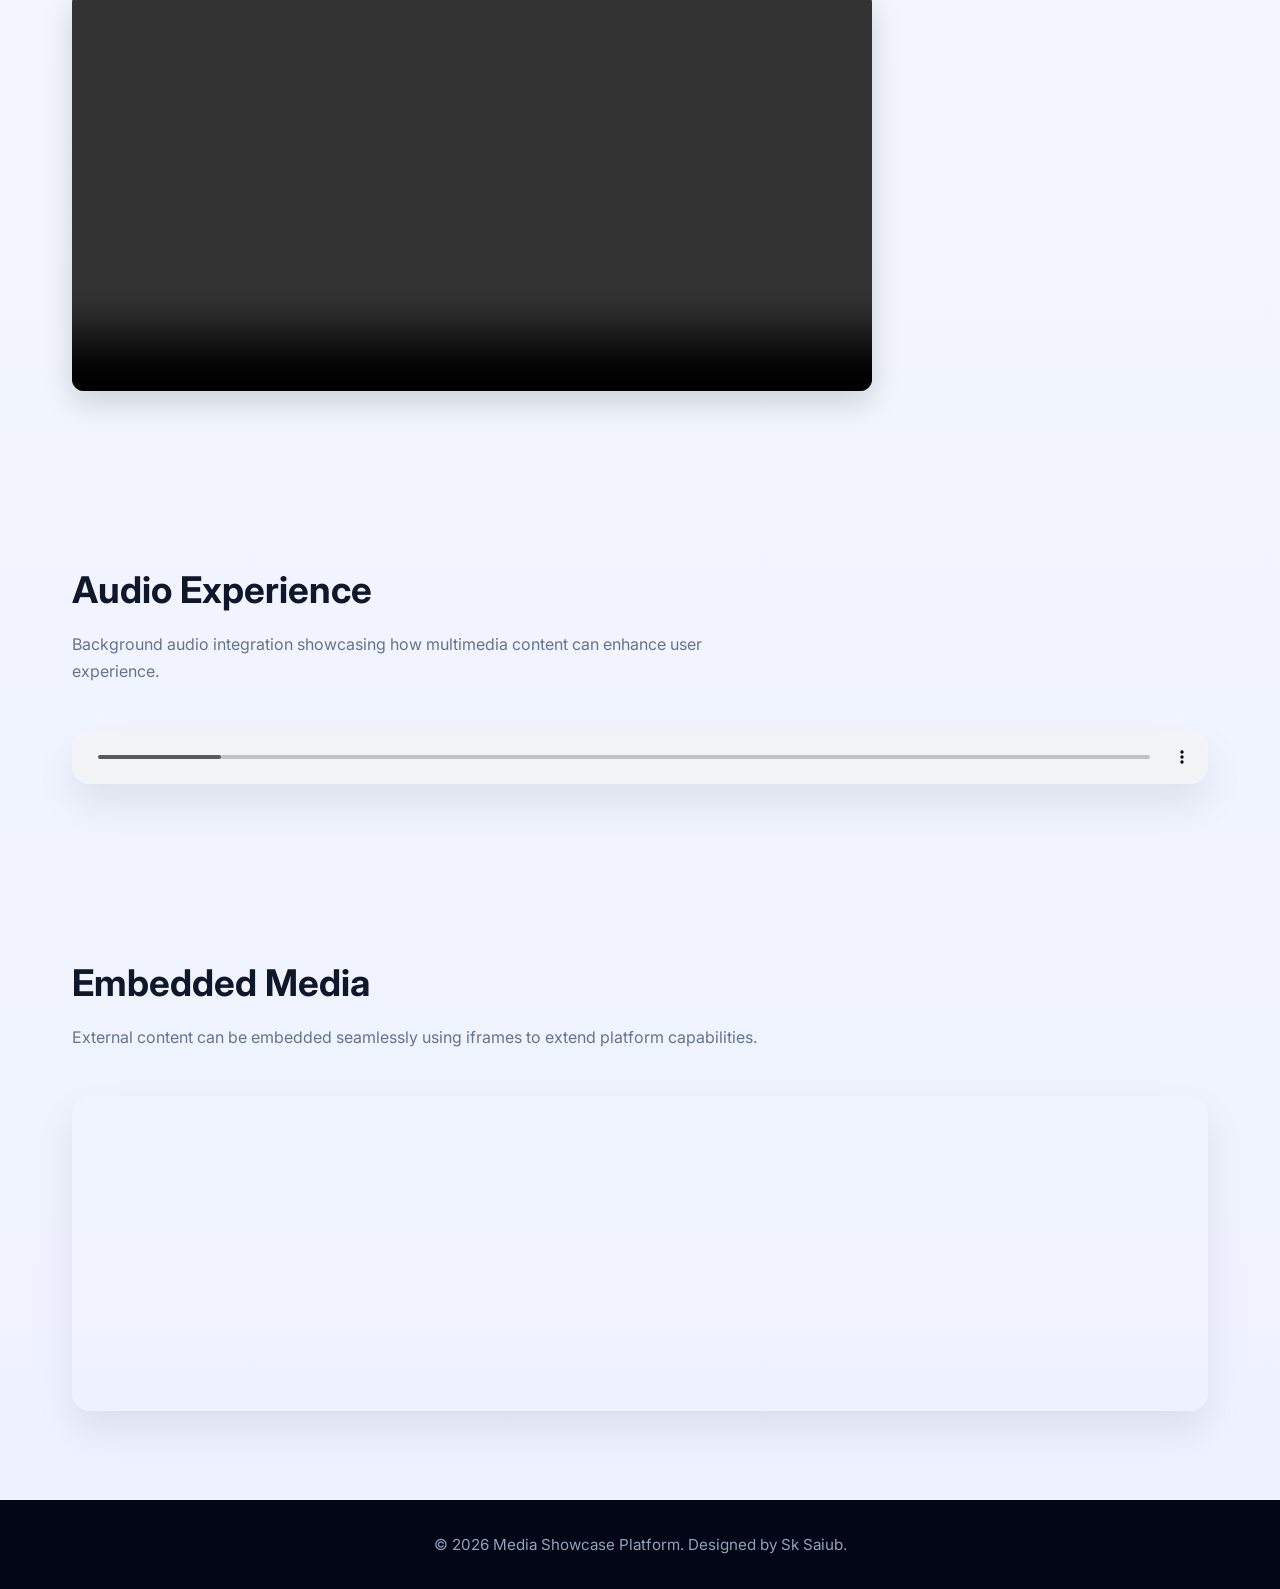
<file: media-showcase/index.html>
<!DOCTYPE html>
<html lang="en">
<head>
    <meta charset="UTF-8">
    <meta name="description" content="Modern Media Showcase by Sk Saiub featuring images, videos, audio, and embedded content.">
    <meta name="keywords" content="Media Gallery, HTML Project, Images, Videos, Audio, Portfolio">
    <meta name="author" content="Sk Saiub">
    <meta name="viewport" content="width=device-width, initial-scale=1.0">

    <title>Media Showcase | Sk Saiub</title>

    <link rel="stylesheet" href="css/style.css">

    <link href="https://fonts.googleapis.com/css2?family=Inter:wght@300;400;600;700&display=swap" rel="stylesheet">
</head>
<body>

<!-- ================= HEADER ================= -->
<header class="site-header">
    <nav class="navbar">
        <div class="brand">
            <img src="assets/icons/media-icon.jpg"style="width: 75px;height: 100px;" alt="Media Icon">
            <span>Media Showcase</span>
        </div>

        <ul class="nav-links">
            <li><a href="#gallery">Gallery</a></li>
            <li><a href="#video">Video</a></li>
            <li><a href="#audio">Audio</a></li>
            <li><a href="#embed">Embed</a></li>
        </ul>
    </nav>

    <section class="hero">
        <h1>Modern Media Showcase</h1>
        <p>
            A professionally designed media experience showcasing
            images, video, audio, and external embedded content
            using clean and semantic HTML.
        </p>
    </section>
</header>

<!-- ================= MAIN ================= -->
<main>

<!-- ===== IMAGE GALLERY ===== -->
<section id="gallery" class="media-section">
    <h2>Image Gallery</h2>
    <p class="section-intro">
        A responsive image gallery displaying high-quality visuals
        organized with accessibility and clarity in mind.
    </p>

    <div class="image-grid">
        <figure>
            <img src="assets/images/gallery-1.jpg" alt="Gallery Image 1">
            <figcaption>Creative Visual Concept</figcaption>
        </figure>

        <figure>
            <img src="assets/images/gallery-2.jpg" alt="Gallery Image 2">
            <figcaption>Modern Design Aesthetic</figcaption>
        </figure>

        <figure>
            <img src="assets/images/gallery-3.jpg" alt="Gallery Image 3">
            <figcaption>Clean Visual Composition</figcaption>
        </figure>
    </div>
</section>

<!-- ===== VIDEO SECTION ===== -->
<section id="video" class="media-section">
    <h2>Video Presentation</h2>
    <p class="section-intro">
        This section demonstrates native HTML video support
        with clean playback controls and responsive layout.
    </p>

    <video class="demo-video" controls>
    <source src="assets/videos/demo-video.mp4" type="video/mp4">
</video>
</section>

<!-- ===== AUDIO SECTION ===== -->
<section id="audio" class="media-section">
    <h2>Audio Experience</h2>
    <p class="section-intro">
        Background audio integration showcasing how multimedia
        content can enhance user experience.
    </p>

    <audio controls>
        <source src="assets/audios/background-music.mp3" type="audio/mpeg">
        Your browser does not support audio playback.
    </audio>
</section>

<!-- ===== EMBED SECTION ===== -->
<section id="embed" class="media-section">
    <h2>Embedded Media</h2>
    <p class="section-intro">
        External content can be embedded seamlessly using iframes
        to extend platform capabilities.
    </p>

    <iframe
        width="100%"
        height="315"
        src="https://www.youtube.com/embed/UB1O30fR-EE"
        title="YouTube video player"
        allowfullscreen>
    </iframe>
</section>

</main>

<!-- ================= FOOTER ================= -->
<footer>
    <p>© 2026 Media Showcase. Designed by Sk Saiub.</p>
</footer>

<script src="js/script.js"></script>

</body>
</html>
</file>
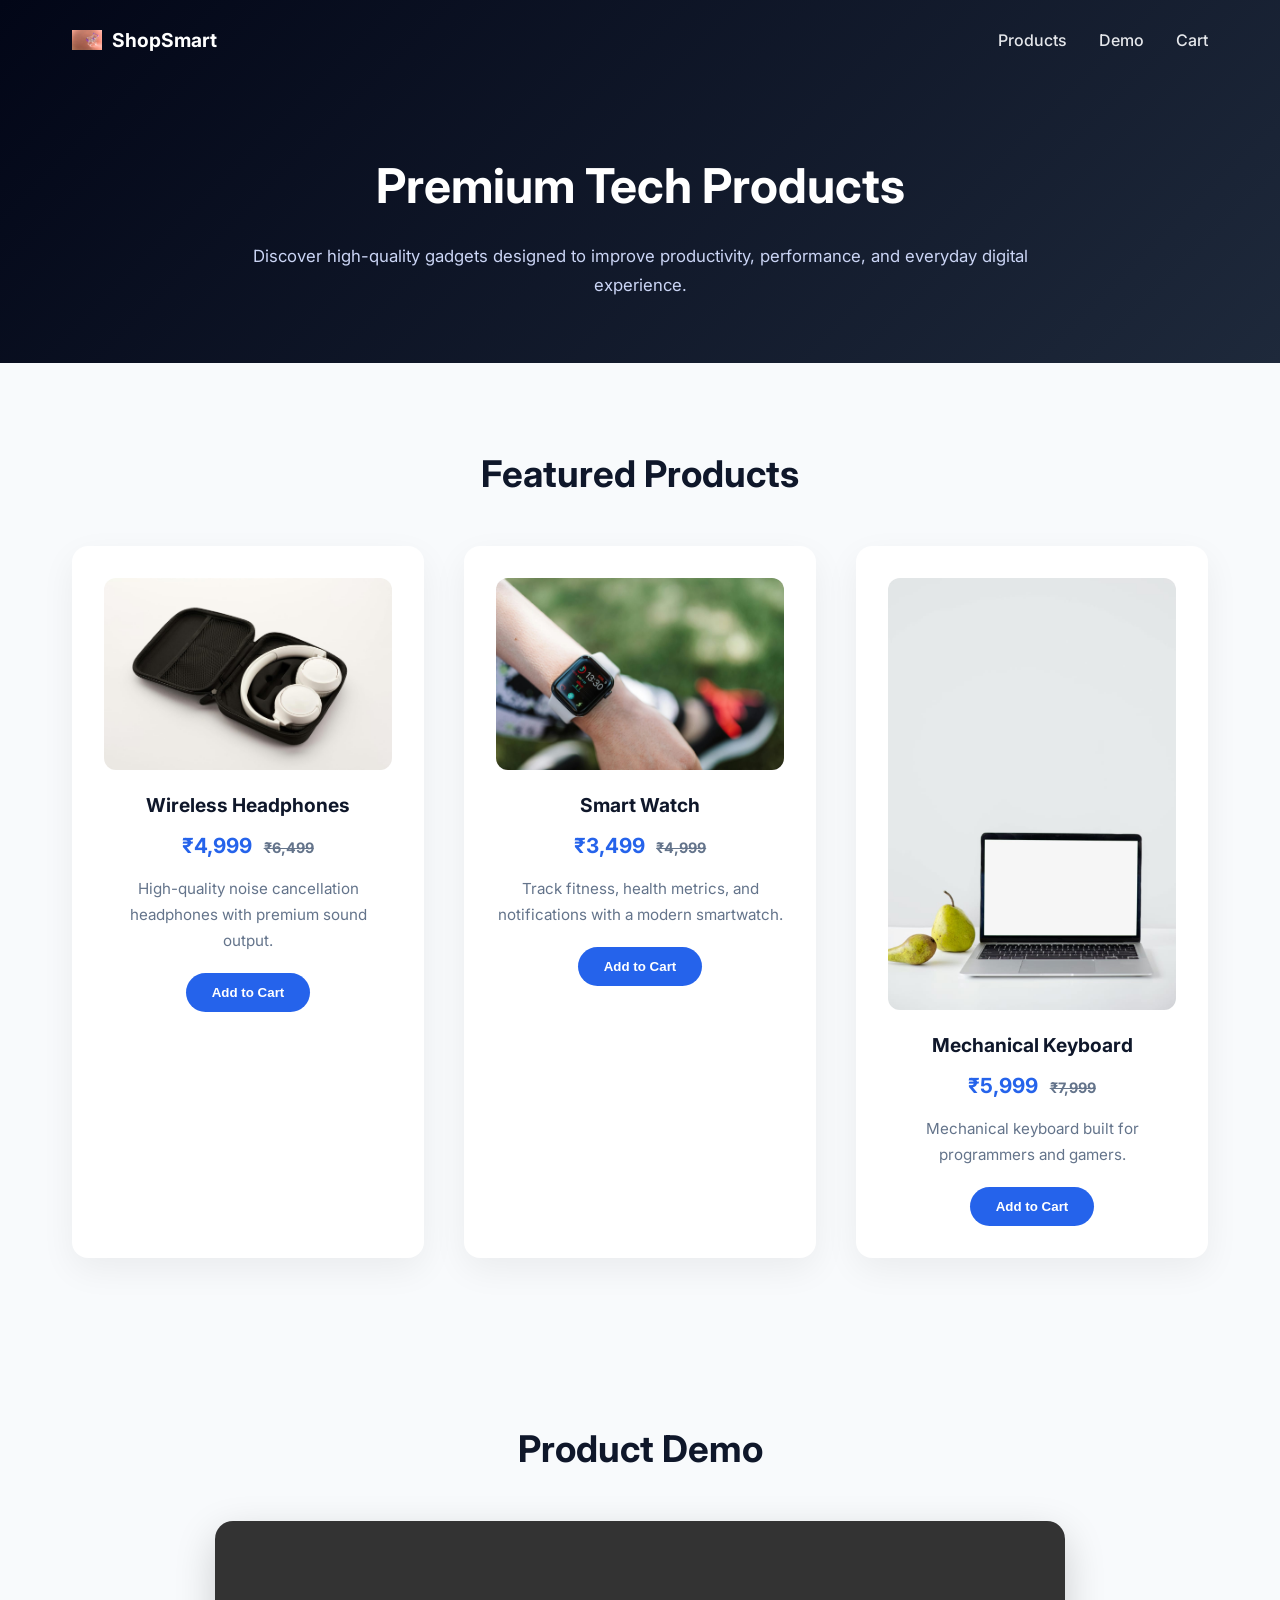
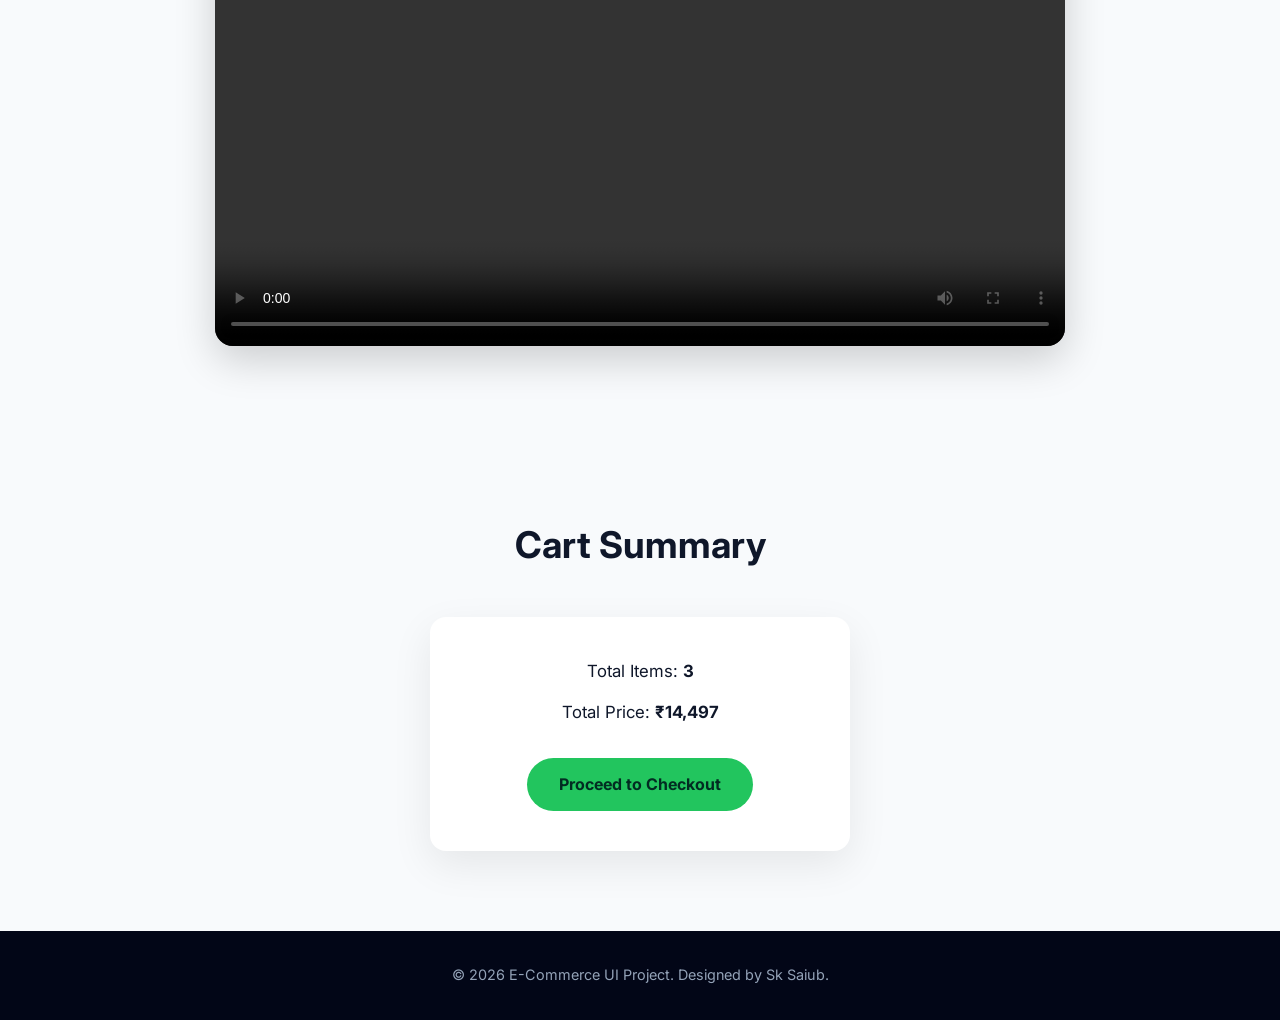
<file: online-store/index.html>
<!DOCTYPE html>
<html lang="en">
<head>
    <meta charset="UTF-8">
    <meta name="description" content="Modern E-Commerce Product Showcase UI built with HTML, CSS, and JavaScript">
    <meta name="keywords" content="E-Commerce UI, Product Page, HTML CSS Project">
    <meta name="author" content="Sk Saiub">
    <meta name="viewport" content="width=device-width, initial-scale=1.0">

    <title>E-Commerce Product Showcase | Sk Saiub</title>

    <!-- External CSS -->
    <link rel="stylesheet" href="css/style.css">

    <!-- Google Font -->
    <link href="https://fonts.googleapis.com/css2?family=Inter:wght@300;400;600;700&display=swap" rel="stylesheet">
</head>
<body>

<!-- ================= HEADER ================= -->
<header class="store-header">
    <nav class="store-nav">
        <div class="brand">
            <img src="assets/icons/cart-icon.jpg" alt="Store Logo">
            <span>ShopSmart</span>
        </div>

        <ul class="nav-links">
            <li><a href="#products">Products</a></li>
            <li><a href="#demo">Demo</a></li>
            <li><a href="#cart">Cart</a></li>
        </ul>
    </nav>

    <section class="hero">
        <h1>Premium Tech Products</h1>
        <p>
            Discover high-quality gadgets designed to improve productivity,
            performance, and everyday digital experience.
        </p>
    </section>
</header>

<!-- ================= MAIN ================= -->
<main>

<!-- ===== PRODUCTS SECTION ===== -->
<section id="products" class="products-section">
    <h2>Featured Products</h2>

    <div class="product-grid">

        <!-- Product 1 -->
        <article class="product-card">
            <img src="assets/images/product-1.jpg" alt="Wireless Headphones">
            <h3>Wireless Headphones</h3>
            <p class="price">₹4,999 <span>₹6,499</span></p>
            <p class="desc">
                High-quality noise cancellation headphones with premium sound output.
            </p>
            <button>Add to Cart</button>
        </article>

        <!-- Product 2 -->
        <article class="product-card">
            <img src="assets/images/product-2.jpg" alt="Smart Watch">
            <h3>Smart Watch</h3>
            <p class="price">₹3,499 <span>₹4,999</span></p>
            <p class="desc">
                Track fitness, health metrics, and notifications with a modern smartwatch.
            </p>
            <button>Add to Cart</button>
        </article>

        <!-- Product 3 -->
        <article class="product-card">
            <img src="assets/images/product-3.jpg" alt="Mechanical Keyboard">
            <h3>Mechanical Keyboard</h3>
            <p class="price">₹5,999 <span>₹7,999</span></p>
            <p class="desc">
                Mechanical keyboard built for programmers and gamers.
            </p>
            <button>Add to Cart</button>
        </article>

    </div>
</section>

<!-- ===== VIDEO DEMO ===== -->
<section id="demo" class="demo-section">
    <h2>Product Demo</h2>

    <video class="demo-video" controls>
        <source src="assets/videos/product-demo.mp4" type="video/mp4">
        Your browser does not support the video tag.
    </video>
</section>

<!-- ===== CART SUMMARY ===== -->
<section id="cart" class="cart-section">
    <h2>Cart Summary</h2>

    <div class="cart-box">
        <p>Total Items: <strong>3</strong></p>
        <p>Total Price: <strong>₹14,497</strong></p>

        <a href="https://www.amazon.in" target="_blank" class="checkout-link">
            Proceed to Checkout
        </a>
    </div>
</section>

</main>

<!-- ================= FOOTER ================= -->
<footer>
    <p>© 2026 E-Commerce UI Project. Designed by Sk Saiub.</p>
</footer>

<!-- External JS -->
<script src="js/script.js"></script>

</body>
</html>
</file>
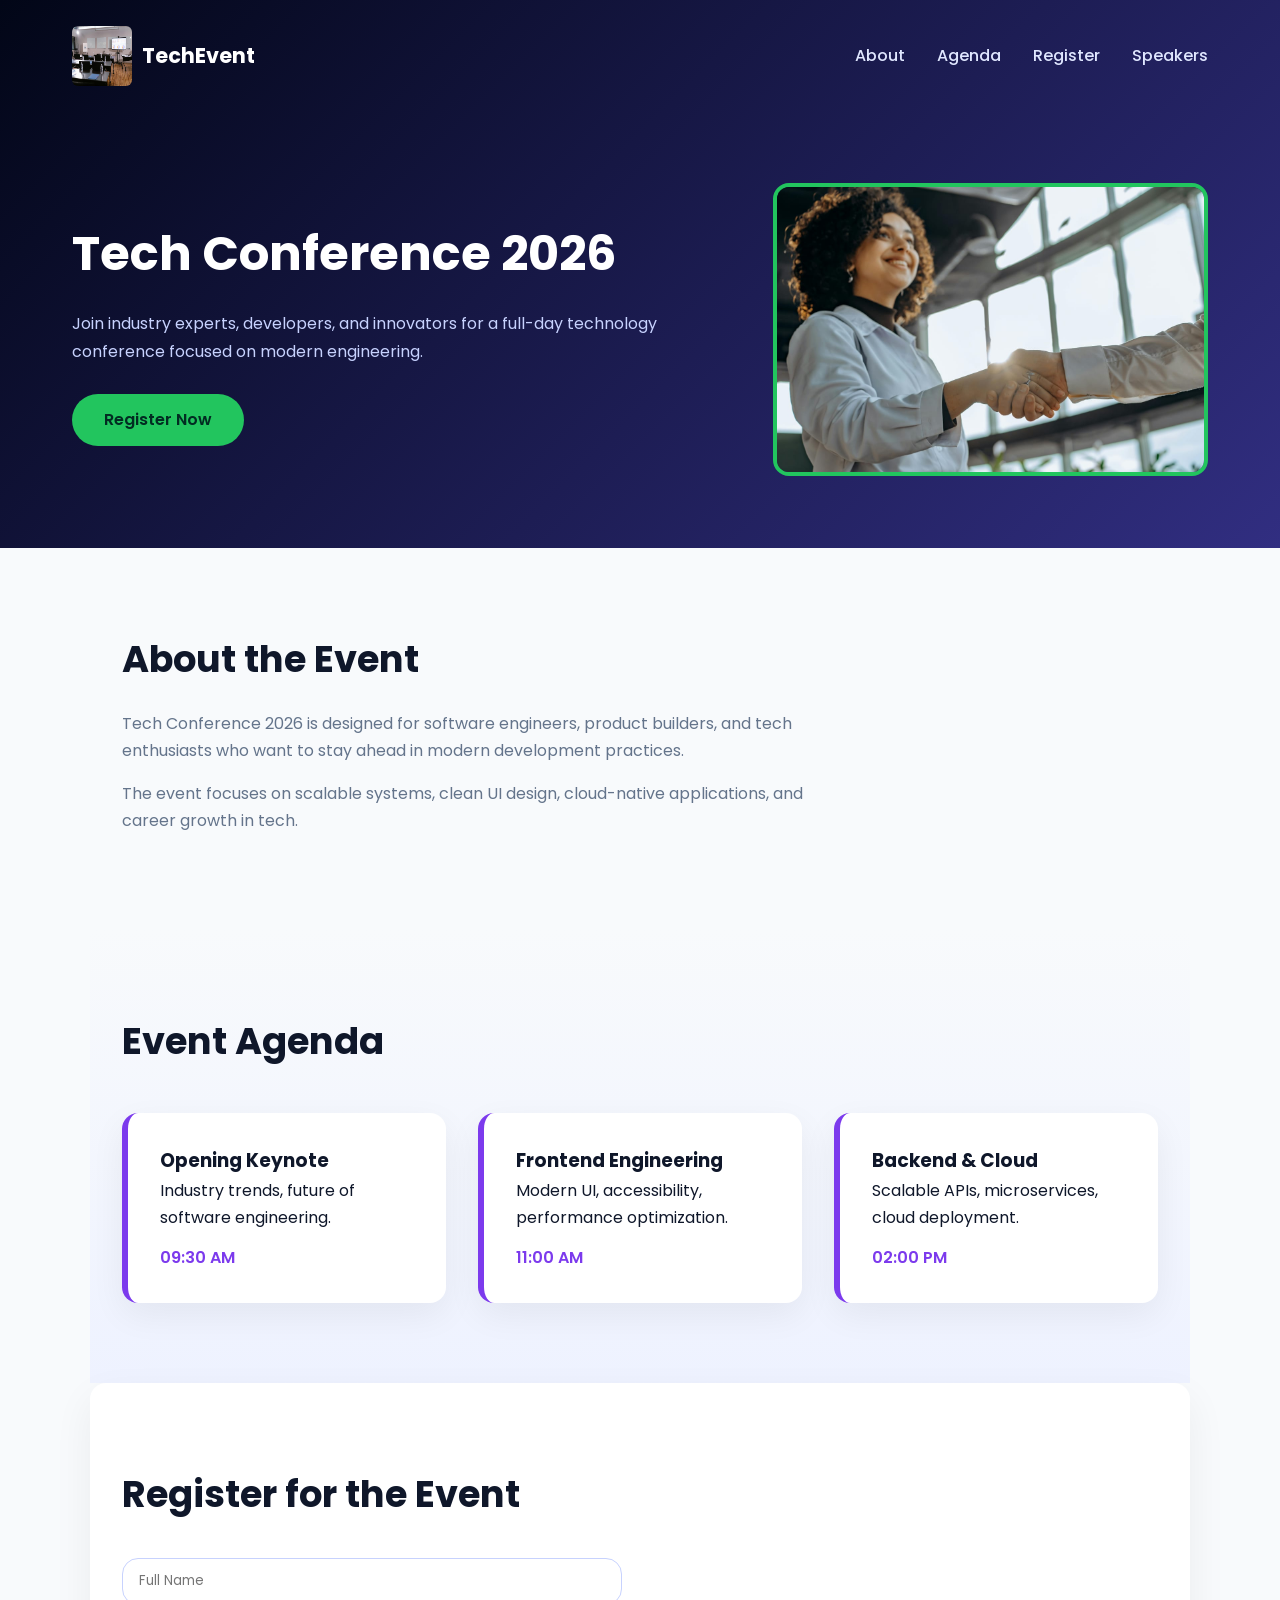
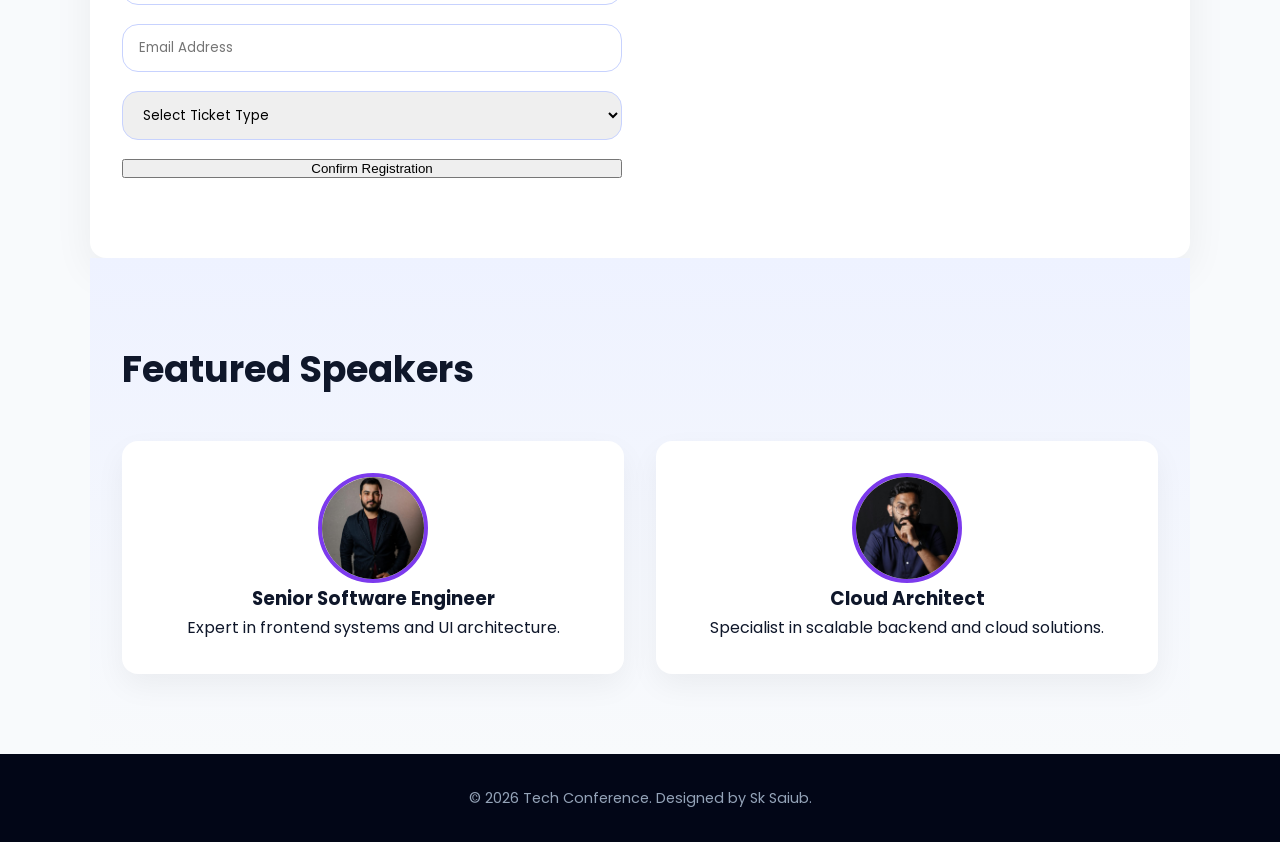
<file: tech-conference/index.html>
<!DOCTYPE html>
<html lang="en">
<head>
    <meta charset="UTF-8">
    <meta name="description" content="Event Management Platform by Sk Saiub – Modern event registration and information portal.">
    <meta name="keywords" content="Event Management, Conference Website, Registration Form, HTML CSS JavaScript">
    <meta name="author" content="Sk Saiub">
    <meta name="viewport" content="width=device-width, initial-scale=1.0">

    <title>Tech Event 2026 | Sk Saiub</title>

    <!-- External CSS -->
    <link rel="stylesheet" href="css/style.css">

    <!-- Google Font -->
    <link href="https://fonts.googleapis.com/css2?family=Poppins:wght@300;400;600;700&display=swap" rel="stylesheet">
</head>
<body>

<!-- ================= HEADER ================= -->
<header class="event-header">
    <nav class="event-nav">
        <div class="brand">
            <img src="assets/icons/calender.jpg"style="width: 60px;height: 60px;" alt="Event Icon">
            <span>TechEvent</span>
        </div>

        <ul class="nav-links">
            <li><a href="#about">About</a></li>
            <li><a href="#agenda">Agenda</a></li>
            <li><a href="#register">Register</a></li>
            <li><a href="#speakers">Speakers</a></li>
        </ul>
    </nav>

    <section class="hero">
        <div class="hero-text">
            <h1>Tech Conference 2026</h1>
            <p>
                Join industry experts, developers, and innovators for a
                full-day technology conference focused on modern engineering.
            </p>
            <a href="#register" class="btn-primary">Register Now</a>
        </div>

        <div class="hero-image">
            <img src="assets/images/conference-banner.jpg" alt="Tech Event Banner">
        </div>
    </section>
</header>

<!-- ================= MAIN ================= -->
<main>

<!-- ===== ABOUT EVENT ===== -->
<section id="about" class="about-event">
    <h2>About the Event</h2>

    <p>
        Tech Conference 2026 is designed for software engineers,
        product builders, and tech enthusiasts who want to stay
        ahead in modern development practices.
    </p>

    <p>
        The event focuses on scalable systems, clean UI design,
        cloud-native applications, and career growth in tech.
    </p>
</section>

<!-- ===== EVENT AGENDA ===== -->
<section id="agenda" class="event-agenda">
    <h2>Event Agenda</h2>

    <div class="agenda-grid">
        <article class="agenda-card">
            <h3>Opening Keynote</h3>
            <p>Industry trends, future of software engineering.</p>
            <span>09:30 AM</span>
        </article>

        <article class="agenda-card">
            <h3>Frontend Engineering</h3>
            <p>Modern UI, accessibility, performance optimization.</p>
            <span>11:00 AM</span>
        </article>

        <article class="agenda-card">
            <h3>Backend & Cloud</h3>
            <p>Scalable APIs, microservices, cloud deployment.</p>
            <span>02:00 PM</span>
        </article>
    </div>
</section>

<!-- ===== REGISTRATION ===== -->
<section id="register" class="registration">
    <h2>Register for the Event</h2>

    <form class="registration-form">
        <input type="text" placeholder="Full Name" required>
        <input type="email" placeholder="Email Address" required>
        <select required>
            <option value="">Select Ticket Type</option>
            <option>Student Pass</option>
            <option>Professional Pass</option>
            <option>VIP Pass</option>
        </select>
        <button type="submit">Confirm Registration</button>
    </form>
</section>

<!-- ===== SPEAKERS ===== -->
<section id="speakers" class="speakers">
    <h2>Featured Speakers</h2>

    <div class="speaker-grid">
        <article class="speaker-card">
            <img src="assets/speakers/speaker1.jpg" alt="Speaker Photo">
            <h3>Senior Software Engineer</h3>
            <p>Expert in frontend systems and UI architecture.</p>
        </article>

        <article class="speaker-card">
            <img src="assets/speakers/speaker2.jpg" alt="Speaker Photo">
            <h3>Cloud Architect</h3>
            <p>Specialist in scalable backend and cloud solutions.</p>
        </article>
    </div>
</section>

</main>

<!-- ================= FOOTER ================= -->
<footer>
    <p>© 2026 Tech Conference. Designed by Sk Saiub.</p>
</footer>

<!-- External JS -->
<script src="js/script.js"></script>

</body>
</html>
</file>
<file: admin-dashboard/css/style.css>
/* ===============================
   RESET & ROOT VARIABLES
=============================== */
* {
    margin: 0;
    padding: 0;
    box-sizing: border-box;
}

:root {
    --primary: #2563eb;
    --accent: #22c55e;
    --dark: #0f172a;
    --muted: #64748b;
    --bg: #f1f5f9;
    --white: #ffffff;
    --radius: 14px;
    --transition: all 0.3s ease;
}

/* ===============================
   BASE STYLES
=============================== */
body {
    font-family: 'Inter', sans-serif;
    background-color: var(--bg);
    color: var(--dark);
    min-height: 100vh;
}

img {
    display: block;
    max-width: 100%;
}

/* ===============================
   HEADER
=============================== */
.dashboard-header {
    background: linear-gradient(135deg, #020617, #1e293b);
    color: var(--white);
    padding: 1.4rem 2rem;
    display: flex;
    justify-content: space-between;
    align-items: center;
}

.header-left {
    display: flex;
    align-items: center;
    gap: 0.8rem;
}

.header-left img {
    width: 34px;
    filter: invert(1);
}

.header-right {
    display: flex;
    align-items: center;
    gap: 0.6rem;
}

.header-right img {
    width: 38px;
    height: 38px;
    border-radius: 50%;
    border: 2px solid var(--accent);
}

/* ===============================
   LAYOUT
=============================== */
.sidebar {
    position: fixed;
    top: 72px;
    left: 0;
    width: 220px;
    height: calc(100vh - 72px);
    background: var(--white);
    padding: 2rem 1.2rem;
    box-shadow: 6px 0 20px rgba(0,0,0,0.05);
}

.dashboard-main {
    margin-left: 220px;
    padding: 3rem 2.5rem;
}

/* ===============================
   SIDEBAR
=============================== */
.sidebar ul {
    list-style: none;
    display: flex;
    flex-direction: column;
    gap: 1.2rem;
}

.sidebar li {
    padding: 0.7rem 1rem;
    border-radius: var(--radius);
    font-weight: 500;
    cursor: pointer;
    transition: var(--transition);
}

.sidebar li:hover {
    background-color: var(--bg);
}

.sidebar .active {
    background-color: var(--primary);
    color: var(--white);
}

/* ===============================
   STAT CARDS
=============================== */
.stats-section {
    display: grid;
    grid-template-columns: repeat(auto-fit, minmax(220px, 1fr));
    gap: 1.8rem;
    margin-bottom: 3.5rem;
}

.stat-card {
    background: var(--white);
    padding: 2rem;
    border-radius: var(--radius);
    box-shadow: 0 12px 35px rgba(0,0,0,0.06);
    transition: var(--transition);
}

.stat-card:hover {
    transform: translateY(-6px);
}

.stat-card h3 {
    font-size: 1rem;
    color: var(--muted);
    margin-bottom: 0.6rem;
}

.stat-number {
    font-size: 2.2rem;
    font-weight: 700;
}

.stat-info {
    font-size: 0.85rem;
    color: var(--muted);
}

.stat-info.success {
    color: var(--accent);
    font-weight: 600;
}

/* ===============================
   ACTIVITY
=============================== */
.activity-section {
    background: var(--white);
    padding: 2.5rem;
    border-radius: var(--radius);
    box-shadow: 0 12px 30px rgba(0,0,0,0.06);
}

.activity-section h2 {
    margin-bottom: 1.8rem;
}

.activity-list {
    list-style: none;
    display: flex;
    flex-direction: column;
    gap: 1.3rem;
}

.activity-list li {
    display: flex;
    justify-content: space-between;
    font-size: 0.95rem;
    border-bottom: 1px solid #e5e7eb;
    padding-bottom: 0.8rem;
}

/* ===============================
   FOOTER
=============================== */
footer {
    margin-left: 220px;
    padding: 1.5rem;
    text-align: center;
    font-size: 0.9rem;
    color: var(--muted);
}

/* ===============================
   RESPONSIVE
=============================== */
@media (max-width: 900px) {
    .sidebar {
        display: none;
    }

    .dashboard-main,
    footer {
        margin-left: 0;
    }

    .dashboard-header {
        flex-direction: column;
        gap: 1rem;
        text-align: center;
    }
}
.dashboard-chart {
    margin-top: 3rem;
}

.chart-description {
    color: var(--muted);
    margin-bottom: 1.2rem;
}

.chart-container {
    background: #ffffff;
    padding: 1.5rem;
    border-radius: var(--radius);
    box-shadow: 0 10px 25px rgba(0,0,0,0.05);
}

.chart-container img {
    width: 100%;
    border-radius: 10px;
}
</file>
<file: documentation-site/css/style.css>
/* ===============================
   RESET & VARIABLES
=============================== */
* {
    margin: 0;
    padding: 0;
    box-sizing: border-box;
}

:root {
    --primary: #2563eb;
    --secondary: #22c55e;
    --dark: #0f172a;
    --light: #f8fafc;
    --muted: #64748b;
    --card-bg: #ffffff;
    --border: #e5e7eb;
    --radius: 14px;
    --transition: all 0.3s ease;
}

/* ===============================
   BASE STYLES
=============================== */
body {
    font-family: 'Inter', sans-serif;
    background-color: var(--light);
    color: var(--dark);
    line-height: 1.7;
}

img {
    max-width: 100%;
    display: block;
}

a {
    text-decoration: none;
    color: inherit;
}

/* ===============================
   HEADER & NAV
=============================== */
.docs-header {
    background: linear-gradient(135deg, #020617, #1e293b);
    color: white;
}

.docs-nav {
    max-width: 1200px;
    margin: auto;
    padding: 1.4rem 2rem;
    display: flex;
    justify-content: space-between;
    align-items: center;
}

.brand {
    display: flex;
    align-items: center;
    gap: 0.7rem;
    font-weight: 700;
    font-size: 1.2rem;
}

.brand img {
    width: 28px;
    filter: invert(1);
}

.nav-links {
    list-style: none;
    display: flex;
    gap: 2rem;
}

.nav-links a {
    color: #e5e7eb;
    font-weight: 500;
    position: relative;
}

.nav-links a::after {
    content: "";
    position: absolute;
    bottom: -6px;
    left: 0;
    width: 0;
    height: 2px;
    background: var(--secondary);
    transition: var(--transition);
}

.nav-links a:hover::after {
    width: 100%;
}

/* ===============================
   HERO SECTION
=============================== */
.docs-hero {
    max-width: 1200px;
    margin: auto;
    padding: 4rem 2rem;
    display: grid;
    grid-template-columns: 1fr 1fr;
    gap: 3rem;
    align-items: center;
}

.docs-hero img {
    border-radius: var(--radius);
    box-shadow: 0 20px 50px rgba(0,0,0,0.25);
}

.hero-text h1 {
    font-size: 3rem;
    line-height: 1.2;
}

.hero-text p {
    margin-top: 1rem;
    color: #cbd5f5;
}

/* ===============================
   SECTION BASE
=============================== */
section {
    max-width: 1100px;
    margin: auto;
    padding: 5rem 2rem;
}

section h2 {
    font-size: 2.3rem;
    margin-bottom: 1.2rem;
}

/* ===============================
   OVERVIEW
=============================== */
.overview-section p {
    max-width: 750px;
    margin-bottom: 1rem;
    color: var(--muted);
}

/* ===============================
   FEATURES
=============================== */
.feature-grid {
    display: grid;
    grid-template-columns: repeat(auto-fit, minmax(260px, 1fr));
    gap: 2rem;
    margin-top: 2rem;
}

.feature-card {
    background: var(--card-bg);
    padding: 2rem;
    border-radius: var(--radius);
    border-left: 5px solid var(--primary);
    box-shadow: 0 15px 35px rgba(0,0,0,0.06);
    transition: var(--transition);
}

.feature-card:hover {
    transform: translateY(-6px);
    border-left-color: var(--secondary);
}

/* ===============================
   GUIDE
=============================== */
.guide-section img {
    margin-top: 2.5rem;
    border-radius: var(--radius);
    border: 2px solid var(--border);
}

.steps {
    margin-top: 1.5rem;
    padding-left: 1.2rem;
}

.steps li {
    margin-bottom: 0.8rem;
    font-weight: 500;
}

/* ===============================
   CONTACT
=============================== */
.contact-section {
    text-align: center;
    background: linear-gradient(135deg, #eef2ff, #f0fdf4);
    border-radius: var(--radius);
}

.support-link {
    display: inline-block;
    margin-top: 1rem;
    padding: 0.6rem 1.5rem;
    background: var(--primary);
    color: white;
    border-radius: 999px;
    font-weight: 600;
    transition: var(--transition);
}

.support-link:hover {
    background: #1d4ed8;
    transform: translateY(-2px);
}

/* ===============================
   FOOTER
=============================== */
.docs-footer {
    background: #020617;
    color: #94a3b8;
    text-align: center;
    padding: 2rem;
    font-size: 0.9rem;
}

/* ===============================
   RESPONSIVE
=============================== */
@media (max-width: 900px) {
    .docs-hero {
        grid-template-columns: 1fr;
        text-align: center;
    }

    .nav-links {
        display: none;
    }
}
</file>
<file: html-portfolio/css/style.css>
/* ===============================
   RESET & ROOT VARIABLES
=============================== */
* {
    margin: 0;
    padding: 0;
    box-sizing: border-box;
}

:root {
    --primary: #2563eb;
    --secondary: #22c55e;
    --dark: #0f172a;
    --light: #f8fafc;
    --gray: #64748b;
    --card-bg: #ffffff;
    --radius: 14px;
    --transition: all 0.3s ease;
}

/* ===============================
   BASE STYLES
=============================== */
body {
    font-family: 'Inter', sans-serif;
    background-color: var(--light);
    color: var(--dark);
    line-height: 1.7;
}

img {
    max-width: 100%;
    display: block;
}

a {
    text-decoration: none;
    color: inherit;
}

/* ===============================
   HEADER & NAVBAR
=============================== */
.site-header {
    background: linear-gradient(135deg, #020617, #1e293b);
    color: #ffffff;
}

.navbar {
    max-width: 1200px;
    margin: auto;
    padding: 1.6rem 2rem;
    display: flex;
    align-items: center;
    justify-content: space-between;
}

.logo {
    font-size: 1.4rem;
    font-weight: 700;
    letter-spacing: 0.5px;
    color:aqua;
}

.nav-links {
    list-style: none;
    display: flex;
    gap: 2rem;
}

.nav-links a {
    color: #e5e7eb;
    font-weight: 500;
    position: relative;
    transition: var(--transition);
}

.nav-links a::after {
    content: "";
    position: absolute;
    left: 0;
    bottom: -6px;
    width: 0;
    height: 2px;
    background-color: var(--secondary);
    transition: var(--transition);
}

.nav-links a:hover::after {
    width: 100%;
}

/* GitHub Icon */
.nav-social img {
    filter: invert(1);
    transition: transform 0.3s ease, opacity 0.3s ease;
}

.nav-social img:hover {
    transform: scale(1.2);
    opacity: 0.85;
}

/* ===============================
   HERO SECTION
=============================== */
.hero {
    max-width: 1200px;
    margin: auto;
    padding: 4.5rem 2rem;
    display: grid;
    grid-template-columns: 1.2fr 0.8fr;
    gap: 3rem;
    align-items: center;
}

.hero h1 {
    font-size: 3rem;
    line-height: 1.2;
}

.hero p {
    margin-top: 1rem;
    color: #cbd5f5;
}

.hero-subtext {
    font-size: 0.95rem;
    opacity: 0.85;
}

.hero-actions {
    margin-top: 2.2rem;
    display: flex;
    gap: 1rem;
}

.btn {
    padding: 0.8rem 1.7rem;
    border-radius: 999px;
    font-weight: 600;
    transition: var(--transition);
}

.btn.primary {
    background-color: var(--secondary);
    color: #022c22;
}

.btn.primary:hover {
    background-color: #16a34a;
    transform: translateY(-2px);
}

.btn.secondary {
    border: 2px solid var(--secondary);
    color: var(--secondary);
}

.btn.secondary:hover {
    background-color: var(--secondary);
    color: #022c22;
}

.hero-image img {
    border-radius: 50%;
    border: 5px solid var(--secondary);
}

/* ===============================
   SECTION BASE
=============================== */
section {
    max-width: 1100px;
    margin: auto;
    padding: 5.5rem 2rem;
}

section h2 {
    font-size: 2.2rem;
    margin-bottom: 1.5rem;
}

/* ===============================
   ABOUT SECTION 
=============================== */
.about p {
    max-width: 720px;
    margin-bottom: 1rem;
    color: var(--gray);
}

.about-highlights {
    margin-top: 1.5rem;
    list-style: none;
}

.about-highlights li {
    margin-bottom: 0.6rem;
    font-weight: 500;
    color: var(--dark);
}

/* ===============================
   SKILLS SECTION 
=============================== */
.skill-grid {
    display: grid;
    grid-template-columns: repeat(auto-fit, minmax(220px, 1fr));
    gap: 1.6rem;
}

.skill-card {
    background-color: var(--card-bg);
    padding: 2rem;
    border-radius: var(--radius);
    box-shadow: 0 12px 30px rgba(0,0,0,0.05);
    position: relative;
    transition: var(--transition);
}

.skill-card::before {
    content: "";
    position: absolute;
    left: 0;
    top: 0;
    width: 4px;
    height: 100%;
    background-color: var(--secondary);
    border-radius: var(--radius) 0 0 var(--radius);
    opacity: 0;
    transition: var(--transition);
}

.skill-card:hover::before {
    opacity: 1;
}

.skill-card:hover {
    transform: translateY(-6px);
}

/* ===============================
   PROJECTS SECTION 
=============================== */
.project-card {
    background-color: var(--card-bg);
    padding: 2.3rem;
    border-radius: var(--radius);
    box-shadow: 0 12px 35px rgba(0,0,0,0.06);
    margin-bottom: 2.2rem;
    transition: var(--transition);
}

.project-card:hover {
    transform: translateY(-6px);
    box-shadow: 0 18px 45px rgba(34,197,94,0.18);
}

.project-tag {
    display: inline-block;
    margin-top: 1rem;
    padding: 0.3rem 0.8rem;
    font-size: 0.75rem;
    border-radius: 999px;
    background-color: #ecfdf5;
    color: #047857;
    font-weight: 600;
}

/* ===============================
   CONTACT SECTION 
=============================== */
.contact form {
    max-width: 520px;
    display: grid;
    gap: 1.1rem;
    margin-top: 2rem;
}

.contact input,
.contact textarea {
    padding: 0.85rem 1rem;
    border-radius: var(--radius);
    border: 1px solid #cbd5f5;
    font-family: inherit;
}

.contact input:focus,
.contact textarea:focus {
    outline: none;
    border-color: var(--primary);
}

.contact button {
    background-color: var(--primary);
    color: #ffffff;
    border: none;
    padding: 0.9rem;
    border-radius: var(--radius);
    font-weight: 600;
    cursor: pointer;
    transition: var(--transition);
}

.contact button:hover {
    background-color: #1d4ed8;
    transform: translateY(-2px);
}

.contact-note {
    margin-top: 1rem;
    font-size: 0.85rem;
    color: var(--gray);
}

.social-links {
    margin-top: 1.5rem;
}

.social-links a {
    font-weight: 600;
    color: var(--primary);
}

/* ===============================
   FOOTER
=============================== */
footer {
    background-color: #020617;
    color: #94a3b8;
    text-align: center;
    padding: 2rem;
    font-size: 0.9rem;
}

/* ===============================
   RESPONSIVE
=============================== */
@media (max-width: 900px) {
    .hero {
        grid-template-columns: 1fr;
        text-align: center;
    }

    .hero-actions {
        justify-content: center;
    }

    .nav-links {
        display: none;
    }
}
</file>
<file: job-application-form/css/style.css>
/* ===============================
   RESET & ROOT VARIABLES
=============================== */
* {
    margin: 0;
    padding: 0;
    box-sizing: border-box;
}

:root {
    --primary: #2563eb;
    --accent: #22c55e;
    --dark: #0f172a;
    --muted: #64748b;
    --bg: #f8fafc;
    --white: #ffffff;
    --radius: 14px;
    --transition: all 0.3s ease;
}

/* ===============================
   BASE STYLES
=============================== */
body {
    font-family: 'Inter', sans-serif;
    background-color: var(--bg);
    color: var(--dark);
    line-height: 1.7;
}

a {
    text-decoration: none;
    color: inherit;
}

/* ===============================
   HEADER & NAV
=============================== */
.portal-header {
    background: linear-gradient(135deg, #020617, #1e293b);
    color: var(--white);
}

.portal-nav {
    max-width: 1200px;
    margin: auto;
    padding: 1.5rem 2rem;
    display: flex;
    justify-content: space-between;
    align-items: center;
}

.brand-logo {
    font-size: 1.4rem;
    font-weight: 700;
}

.nav-links {
    list-style: none;
    display: flex;
    gap: 2rem;
}

.nav-links a {
    color: #e5e7eb;
    font-weight: 500;
    transition: var(--transition);
}

.nav-links a:hover {
    color: var(--accent);
}

/* ===============================
   HERO
=============================== */
.portal-hero {
    max-width: 900px;
    margin: auto;
    padding: 4rem 2rem;
    text-align: center;
}

.portal-hero h1 {
    font-size: 2.8rem;
    margin-bottom: 1rem;
}

.portal-hero p {
    color: #cbd5f5;
    font-size: 1.05rem;
}

/* ===============================
   SECTION BASE
=============================== */
section {
    max-width: 1100px;
    margin: auto;
    padding: 5rem 2rem;
}

section h2 {
    font-size: 2.2rem;
    margin-bottom: 1rem;
}

.section-intro {
    max-width: 720px;
    color: var(--muted);
    margin-bottom: 2.5rem;
}

/* ===============================
   APPLICATION FORM
=============================== */
.application-form {
    background: var(--white);
    padding: 3rem;
    border-radius: var(--radius);
    box-shadow: 0 20px 45px rgba(0,0,0,0.08);
}

fieldset {
    border: none;
    margin-bottom: 2.5rem;
}

legend {
    font-weight: 600;
    font-size: 1.1rem;
    margin-bottom: 1.2rem;
    color: var(--primary);
}

.form-group {
    display: flex;
    flex-direction: column;
    gap: 0.4rem;
    margin-bottom: 1.3rem;
}

.form-row {
    display: grid;
    grid-template-columns: repeat(auto-fit, minmax(240px, 1fr));
    gap: 1.5rem;
}

label {
    font-size: 0.9rem;
    font-weight: 600;
}

input,
select,
textarea {
    padding: 0.75rem 1rem;
    border-radius: var(--radius);
    border: 1px solid #cbd5f5;
    font-family: inherit;
    font-size: 0.95rem;
}

input:focus,
select:focus,
textarea:focus {
    outline: none;
    border-color: var(--primary);
}

/* Styled file input */
input[type="file"] {
    padding: 0.6rem;
    background-color: #f1f5f9;
    border: 2px dashed #cbd5f5;
    cursor: pointer;
}

input[type="file"]:hover {
    border-color: var(--primary);
}

small {
    font-size: 0.8rem;
    color: var(--muted);
}

/* ===============================
   FORM ACTION
=============================== */
.form-actions {
    text-align: center;
    margin-top: 2rem;
}

.form-actions button {
    background: var(--primary);
    color: var(--white);
    padding: 0.9rem 2.4rem;
    border-radius: 999px;
    border: none;
    font-weight: 600;
    cursor: pointer;
    transition: var(--transition);
}

.form-actions button:hover {
    background: #1d4ed8;
    transform: translateY(-2px);
}

/* ===============================
   ROLES SECTION
=============================== */
.role-cards {
    display: grid;
    grid-template-columns: repeat(auto-fit, minmax(260px, 1fr));
    gap: 2rem;
}

.role-card {
    background: var(--white);
    padding: 2rem;
    border-radius: var(--radius);
    box-shadow: 0 12px 30px rgba(0,0,0,0.06);
    transition: var(--transition);
    border-left: 5px solid var(--accent);
}

.role-card:hover {
    transform: translateY(-6px);
}

/* ===============================
   PROCESS
=============================== */
.process-steps {
    display: grid;
    grid-template-columns: repeat(auto-fit, minmax(200px, 1fr));
    gap: 1.5rem;
    list-style: none;
}

.process-steps li {
    background: var(--white);
    padding: 1.5rem;
    border-radius: var(--radius);
    text-align: center;
    font-weight: 600;
    box-shadow: 0 10px 25px rgba(0,0,0,0.05);
    border-top: 4px solid var(--primary);
}

/* ===============================
   CONTACT
=============================== */
.contact-section {
    text-align: center;
}

.support-link {
    display: inline-block;
    margin-top: 1rem;
    font-weight: 600;
    color: var(--primary);
}

.support-link:hover {
    text-decoration: underline;
}

/* ===============================
   FOOTER
=============================== */
footer {
    background: #020617;
    color: #94a3b8;
    text-align: center;
    padding: 2rem;
    font-size: 0.9rem;
}

/* ===============================
   RESPONSIVE
=============================== */
@media (max-width: 900px) {
    .nav-links {
        display: none;
    }

    .portal-hero h1 {
        font-size: 2.2rem;
    }

    .application-form {
        padding: 2rem;
    }
}
</file>
<file: learning-platform/css/style.css>
/* ===============================
   RESET & ROOT VARIABLES
=============================== */
* {
    margin: 0;
    padding: 0;
    box-sizing: border-box;
}

:root {
    --primary: #4f46e5;
    --secondary: #22c55e;
    --accent: #f59e0b;
    --dark: #0f172a;
    --light: #f8fafc;
    --muted: #64748b;
    --white: #ffffff;
    --radius: 16px;
    --transition: all 0.3s ease;
}

/* ===============================
   BASE STYLES
=============================== */
body {
    font-family: 'Inter', sans-serif;
    background-color: var(--light);
    color: var(--dark);
    line-height: 1.7;
}

img {
    max-width: 100%;
    display: block;
    border-radius: var(--radius);
}

a {
    text-decoration: none;
    color: inherit;
}

/* ===============================
   HEADER & NAV
=============================== */
.platform-header {
    background: linear-gradient(135deg, #020617, #1e293b);
    color: var(--white);
}

.platform-nav {
    max-width: 1200px;
    margin: auto;
    padding: 1.5rem 2rem;
    display: flex;
    justify-content: space-between;
    align-items: center;
}

.logo {
    display: flex;
    align-items: center;
    gap: 0.7rem;
    font-size: 1.3rem;
    font-weight: 700;
}

.logo img {
    width: 30px;
    filter: invert(1);
}

.nav-links {
    list-style: none;
    display: flex;
    gap: 2rem;
}

.nav-links a {
    color: #e5e7eb;
    font-weight: 500;
    transition: var(--transition);
}

.nav-links a:hover {
    color: var(--secondary);
}

/* ===============================
   HERO SECTION
=============================== */
.hero {
    max-width: 1200px;
    margin: auto;
    padding: 4rem 2rem;
    display: grid;
    grid-template-columns: 1.2fr 0.8fr;
    gap: 3rem;
    align-items: center;
}

.hero-content h1 {
    font-size: 3rem;
    margin-bottom: 1rem;
}

.hero-content p {
    color: #cbd5f5;
    margin-bottom: 1.5rem;
}

.btn.primary {
    background-color: var(--secondary);
    color: #022c22;
    padding: 0.8rem 1.8rem;
    border-radius: 999px;
    font-weight: 600;
    display: inline-block;
    transition: var(--transition);
}

.btn.primary:hover {
    background-color: #16a34a;
}

/* ===============================
   SECTION BASE
=============================== */
section {
    max-width: 1100px;
    margin: auto;
    padding: 5rem 2rem;
}

section h2 {
    font-size: 2.3rem;
    margin-bottom: 2rem;
}

/* ===============================
   COURSES
=============================== */
.course-grid {
    display: grid;
    grid-template-columns: repeat(auto-fit, minmax(260px, 1fr));
    gap: 2rem;
}

.course-card {
    background: var(--white);
    padding: 1.8rem;
    border-radius: var(--radius);
    border: 2px solid transparent;
    box-shadow: 0 12px 30px rgba(0,0,0,0.06);
    transition: var(--transition);
}

.course-card:hover {
    transform: translateY(-8px);
    border-color: var(--primary);
}

.course-card h3 {
    margin: 1rem 0 0.5rem;
}

.level {
    display: inline-block;
    margin-top: 0.8rem;
    font-size: 0.8rem;
    font-weight: 600;
    color: var(--primary);
}

/* ===============================
   FEATURES
=============================== */
.feature-list {
    display: grid;
    grid-template-columns: repeat(auto-fit, minmax(240px, 1fr));
    gap: 2rem;
}

.feature-item {
    background: linear-gradient(135deg, #eef2ff, #ffffff);
    padding: 2rem;
    border-radius: var(--radius);
    border-left: 6px solid var(--primary);
    transition: var(--transition);
}

.feature-item:hover {
    transform: translateY(-6px);
}

/* ===============================
   INSTRUCTORS
=============================== */
.instructor-grid {
    display: grid;
    grid-template-columns: repeat(auto-fit, minmax(260px, 1fr));
    gap: 2rem;
}

.instructor-card {
    background: var(--white);
    padding: 2rem;
    border-radius: var(--radius);
    text-align: center;
    border-bottom: 6px solid var(--accent);
    box-shadow: 0 12px 28px rgba(0,0,0,0.05);
}

.instructor-card h3 {
    margin-top: 1rem;
}

/* ===============================
   CONTACT
=============================== */
.contact form {
    max-width: 520px;
    display: grid;
    gap: 1rem;
    margin-top: 2rem;
}

.contact input,
.contact textarea {
    padding: 0.9rem 1rem;
    border-radius: var(--radius);
    border: 1px solid #cbd5f5;
    font-family: inherit;
}

.contact button {
    background-color: var(--primary);
    color: var(--white);
    border: none;
    padding: 0.9rem;
    border-radius: var(--radius);
    font-weight: 600;
    cursor: pointer;
    transition: var(--transition);
}

.contact button:hover {
    background-color: #3730a3;
}

/* ===============================
   FOOTER
=============================== */
footer {
    background: #020617;
    color: #94a3b8;
    text-align: center;
    padding: 2rem;
    font-size: 0.9rem;
}

/* ===============================
   RESPONSIVE
=============================== */
@media (max-width: 900px) {
    .hero {
        grid-template-columns: 1fr;
        text-align: center;
    }

    .nav-links {
        display: none;
    }
}
</file>
<file: media-showcase/css/style.css>
/* ===============================
   RESET & VARIABLES
=============================== */
* {
    margin: 0;
    padding: 0;
    box-sizing: border-box;
}

:root {
    --primary: #6366f1;
    --secondary: #22c55e;
    --dark: #0f172a;
    --light: #f8fafc;
    --muted: #64748b;
    --card: #ffffff;
    --radius: 18px;
    --shadow: 0 20px 40px rgba(0,0,0,0.08);
    --transition: all 0.3s ease;
}

/* ===============================
   BASE
=============================== */
body {
    font-family: 'Inter', sans-serif;
    background: linear-gradient(180deg, #f8fafc, #eef2ff);
    color: var(--dark);
    line-height: 1.7;
}

img {
    max-width: 100%;
    display: block;
    border-radius: var(--radius);
}

a {
    text-decoration: none;
    color: inherit;
}

/* ===============================
   HEADER & NAVBAR
=============================== */
.site-header {
    background: linear-gradient(135deg, #020617, #1e293b);
    color: #ffffff;
}

.navbar {
    max-width: 1200px;
    margin: auto;
    padding: 1.6rem 2rem;
    display: flex;
    justify-content: space-between;
    align-items: center;
}

.brand {
    display: flex;
    align-items: center;
    gap: 0.7rem;
    font-weight: 700;
    font-size: 1.3rem;
}

.brand img {
    width: 36px;
    border-radius: 10px;
}

.nav-links {
    list-style: none;
    display: flex;
    gap: 2.2rem;
}

.nav-links a {
    color: #e5e7eb;
    font-weight: 500;
    position: relative;
}

.nav-links a::after {
    content: "";
    position: absolute;
    left: 0;
    bottom: -6px;
    width: 0;
    height: 2px;
    background: var(--secondary);
    transition: var(--transition);
}

.nav-links a:hover::after {
    width: 100%;
}

/* ===============================
   HERO
=============================== */
.hero {
    max-width: 900px;
    margin: auto;
    padding: 4.5rem 2rem;
    text-align: center;
}

.hero h1 {
    font-size: 3rem;
    margin-bottom: 1rem;
}

.hero p {
    font-size: 1.1rem;
    color: #cbd5f5;
}

/* ===============================
   SECTIONS
=============================== */
.media-section {
    max-width: 1200px;
    margin: auto;
    padding: 5rem 2rem;
}

.media-section h2 {
    font-size: 2.3rem;
    margin-bottom: 0.6rem;
}

.section-intro {
    max-width: 700px;
    color: var(--muted);
    margin-bottom: 2.8rem;
}

/* ===============================
   IMAGE GALLERY
=============================== */
.image-grid {
    display: grid;
    grid-template-columns: repeat(auto-fit, minmax(260px, 1fr));
    gap: 2.2rem;
}

.image-grid figure {
    background: var(--card);
    padding: 1.2rem;
    border-radius: var(--radius);
    box-shadow: var(--shadow);
    transition: var(--transition);
}

.image-grid figure:hover {
    transform: translateY(-8px);
}

.image-grid figcaption {
    margin-top: 0.9rem;
    font-weight: 600;
    text-align: center;
    color: var(--dark);
}

/* ===============================
   VIDEO & AUDIO
=============================== */
.demo-video {
    width: 100%;
    max-width: 800px;
    height: auto;
    border-radius: 12px;
    box-shadow: 0 12px 30px rgba(0,0,0,0.15);
}
video,
audio {
    width: 100%;
    border-radius: var(--radius);
    box-shadow: var(--shadow);
}

/* ===============================
   EMBED
=============================== */
iframe {
    border-radius: var(--radius);
    box-shadow: var(--shadow);
    border: none;
}

/* ===============================
   FOOTER
=============================== */
footer {
    background: #020617;
    color: #94a3b8;
    text-align: center;
    padding: 2rem;
    font-size: 0.95rem;
}

/* ===============================
   RESPONSIVE
=============================== */
@media (max-width: 900px) {
    .nav-links {
        display: none;
    }

    .hero h1 {
        font-size: 2.2rem;
    }
}
</file>
<file: online-store/css/style.css>
/* ===============================
   RESET & ROOT VARIABLES
=============================== */
* {
    margin: 0;
    padding: 0;
    box-sizing: border-box;
}

:root {
    --primary: #2563eb;
    --accent: #22c55e;
    --dark: #0f172a;
    --muted: #64748b;
    --bg: #f8fafc;
    --white: #ffffff;
    --radius: 16px;
    --transition: all 0.3s ease;
}

/* ===============================
   BASE STYLES
=============================== */
body {
    font-family: 'Inter', sans-serif;
    background-color: var(--bg);
    color: var(--dark);
    line-height: 1.7;
}

img {
    max-width: 100%;
    display: block;
}

a {
    text-decoration: none;
    color: inherit;
}

/* ===============================
   HEADER & NAVBAR
=============================== */
.store-header {
    background: linear-gradient(135deg, #020617, #1e293b);
    color: var(--white);
}

.store-nav {
    max-width: 1200px;
    margin: auto;
    padding: 1.5rem 2rem;
    display: flex;
    justify-content: space-between;
    align-items: center;
}

.brand {
    display: flex;
    align-items: center;
    gap: 0.6rem;
    font-weight: 700;
    font-size: 1.2rem;
}

.brand img {
    width: 30px;
    filter: invert(1);
}

.nav-links {
    list-style: none;
    display: flex;
    gap: 2rem;
}

.nav-links a {
    color: #e5e7eb;
    font-weight: 500;
    transition: var(--transition);
}

.nav-links a:hover {
    color: var(--accent);
}

/* ===============================
   HERO SECTION
=============================== */
.hero {
    max-width: 900px;
    margin: auto;
    padding: 4rem 2rem;
    text-align: center;
}

.hero h1 {
    font-size: 3rem;
    margin-bottom: 1rem;
}

.hero p {
    color: #cbd5f5;
    font-size: 1.05rem;
}

/* ===============================
   SECTIONS BASE
=============================== */
section {
    max-width: 1200px;
    margin: auto;
    padding: 5rem 2rem;
}

section h2 {
    font-size: 2.3rem;
    margin-bottom: 2.5rem;
    text-align: center;
}

/* ===============================
   PRODUCTS GRID
=============================== */
.product-grid {
    display: grid;
    grid-template-columns: repeat(auto-fit, minmax(260px, 1fr));
    gap: 2.5rem;
}

.product-card {
    background: var(--white);
    padding: 2rem;
    border-radius: var(--radius);
    box-shadow: 0 12px 35px rgba(0,0,0,0.06);
    transition: var(--transition);
    text-align: center;
    position: relative;
}

.product-card:hover {
    transform: translateY(-8px);
    box-shadow: 0 18px 45px rgba(37,99,235,0.15);
}

.product-card img {
    border-radius: 12px;
    margin-bottom: 1.2rem;
}

.product-card h3 {
    font-size: 1.2rem;
    margin-bottom: 0.4rem;
}

.price {
    font-size: 1.3rem;
    font-weight: 700;
    color: var(--primary);
}

.price span {
    font-size: 0.9rem;
    color: var(--muted);
    text-decoration: line-through;
    margin-left: 0.4rem;
}

.desc {
    font-size: 0.95rem;
    color: var(--muted);
    margin: 0.8rem 0 1.2rem;
}

.product-card button {
    background: var(--primary);
    color: var(--white);
    padding: 0.75rem 1.6rem;
    border-radius: 999px;
    border: none;
    font-weight: 600;
    cursor: pointer;
    transition: var(--transition);
}

.product-card button:hover {
    background: #1d4ed8;
    transform: scale(1.05);
}

/* ===============================
   VIDEO DEMO
=============================== */
.demo-section {
    text-align: center;
}

.demo-video {
    width: 100%;
    max-width: 850px;
    border-radius: 18px;
    box-shadow: 0 14px 40px rgba(0,0,0,0.18);
}

/* ===============================
   CART SUMMARY
=============================== */
.cart-box {
    max-width: 420px;
    margin: auto;
    background: var(--white);
    padding: 2.5rem;
    border-radius: var(--radius);
    box-shadow: 0 14px 40px rgba(0,0,0,0.08);
    text-align: center;
}

.cart-box p {
    font-size: 1.05rem;
    margin-bottom: 0.8rem;
}

.checkout-link {
    display: inline-block;
    margin-top: 1.2rem;
    background: var(--accent);
    color: #022c22;
    padding: 0.8rem 2rem;
    border-radius: 999px;
    font-weight: 700;
    transition: var(--transition);
}

.checkout-link:hover {
    background: #16a34a;
    transform: translateY(-2px);
}

/* ===============================
   FOOTER
=============================== */
footer {
    background: #020617;
    color: #94a3b8;
    text-align: center;
    padding: 2rem;
    font-size: 0.9rem;
}

/* ===============================
   RESPONSIVE
=============================== */
@media (max-width: 900px) {
    .nav-links {
        display: none;
    }

    .hero h1 {
        font-size: 2.3rem;
    }
}
</file>
<file: tech-conference/css/style.css>
/* ===============================
   RESET & ROOT VARIABLES
=============================== */
* {
    margin: 0;
    padding: 0;
    box-sizing: border-box;
}

:root {
    --primary: #7c3aed;
    --secondary: #22c55e;
    --dark: #0f172a;
    --light: #f8fafc;
    --muted: #64748b;
    --white: #ffffff;
    --radius: 16px;
    --transition: all 0.3s ease;
}

/* ===============================
   BASE STYLES
=============================== */
body {
    font-family: 'Poppins', sans-serif;
    background-color: var(--light);
    color: var(--dark);
    line-height: 1.7;
}

img {
    max-width: 100%;
    display: block;
}

a {
    text-decoration: none;
    color: inherit;
}

/* ===============================
   HEADER & NAVIGATION
=============================== */
.event-header {
    background: linear-gradient(135deg, #020617, #312e81);
    color: var(--white);
}

.event-nav {
    max-width: 1200px;
    margin: auto;
    padding: 1.6rem 2rem;
    display: flex;
    justify-content: space-between;
    align-items: center;
}

.brand {
    display: flex;
    align-items: center;
    gap: 0.6rem;
    font-size: 1.3rem;
    font-weight: 700;
}

.brand img {
    width: 34px;
    border-radius: 6px;
}

.nav-links {
    list-style: none;
    display: flex;
    gap: 2rem;
}

.nav-links a {
    font-weight: 500;
    color: #e0e7ff;
    position: relative;
}

.nav-links a::after {
    content: "";
    position: absolute;
    left: 0;
    bottom: -6px;
    width: 0;
    height: 2px;
    background: var(--secondary);
    transition: var(--transition);
}

.nav-links a:hover::after {
    width: 100%;
}

/* ===============================
   HERO SECTION
=============================== */
.hero {
    max-width: 1200px;
    margin: auto;
    padding: 4.5rem 2rem;
    display: grid;
    grid-template-columns: 1.2fr 0.8fr;
    gap: 3rem;
    align-items: center;
}

.hero h1 {
    font-size: 3rem;
    margin-bottom: 1rem;
}

.hero p {
    color: #c7d2fe;
    margin-bottom: 1.8rem;
}

.btn-primary {
    display: inline-block;
    background: var(--secondary);
    color: #022c22;
    padding: 0.8rem 2rem;
    border-radius: 999px;
    font-weight: 600;
    transition: var(--transition);
}

.btn-primary:hover {
    background: #16a34a;
    transform: translateY(-2px);
}

.hero-image img {
    border-radius: var(--radius);
    border: 4px solid var(--secondary);
}

/* ===============================
   SECTION BASE
=============================== */
section {
    max-width: 1100px;
    margin: auto;
    padding: 5rem 2rem;
}

section h2 {
    font-size: 2.3rem;
    margin-bottom: 1.2rem;
}

/* ===============================
   ABOUT EVENT
=============================== */
.about-event p {
    max-width: 720px;
    color: var(--muted);
    margin-bottom: 1rem;
}

/* ===============================
   AGENDA
=============================== */
.event-agenda {
    background: linear-gradient(180deg, #f8fafc, #eef2ff);
}

.agenda-grid {
    display: grid;
    grid-template-columns: repeat(auto-fit, minmax(260px, 1fr));
    gap: 2rem;
    margin-top: 2.5rem;
}

.agenda-card {
    background: var(--white);
    padding: 2rem;
    border-radius: var(--radius);
    border-left: 6px solid var(--primary);
    box-shadow: 0 12px 35px rgba(0,0,0,0.06);
    transition: var(--transition);
}

.agenda-card:hover {
    transform: translateY(-6px);
    border-left-color: var(--secondary);
}

.agenda-card span {
    display: inline-block;
    margin-top: 0.8rem;
    font-weight: 600;
    color: var(--primary);
}

/* ===============================
   REGISTRATION
=============================== */
.registration {
    background: var(--white);
    border-radius: var(--radius);
    box-shadow: 0 15px 40px rgba(0,0,0,0.06);
}

.registration-form {
    max-width: 500px;
    margin-top: 2rem;
    display: grid;
    gap: 1.2rem;
}

.registration-form input,
.registration-form select {
    padding: 0.8rem 1rem;
    border-radius: var(--radius);
    border: 1px solid #c7d2fe;
    font-family: inherit;
}

.registration-form input:focus,
.registration-form select:focus {
    outline: none;
    border-color: var(--primary);
}

/* ===============================
   SPEAKERS
=============================== */
.speakers {
    background: linear-gradient(180deg, #eef2ff, #f8fafc);
}

.speaker-grid {
    display: grid;
    grid-template-columns: repeat(auto-fit, minmax(240px, 1fr));
    gap: 2rem;
    margin-top: 2.5rem;
}

.speaker-card {
    background: var(--white);
    padding: 2rem;
    border-radius: var(--radius);
    text-align: center;
    box-shadow: 0 12px 30px rgba(0,0,0,0.05);
    transition: var(--transition);
}

.speaker-card:hover {
    transform: translateY(-6px);
}

.speaker-card img {
    width: 110px;
    height: 110px;
    object-fit: cover;
    border-radius: 50%;
    margin: auto;
    border: 4px solid var(--primary);
}

/* ===============================
   FOOTER
=============================== */
footer {
    background: #020617;
    color: #94a3b8;
    text-align: center;
    padding: 2rem;
    font-size: 0.9rem;
}

/* ===============================
   RESPONSIVE
=============================== */
@media (max-width: 900px) {
    .hero {
        grid-template-columns: 1fr;
        text-align: center;
    }

    .nav-links {
        display: none;
    }
}
</file>
